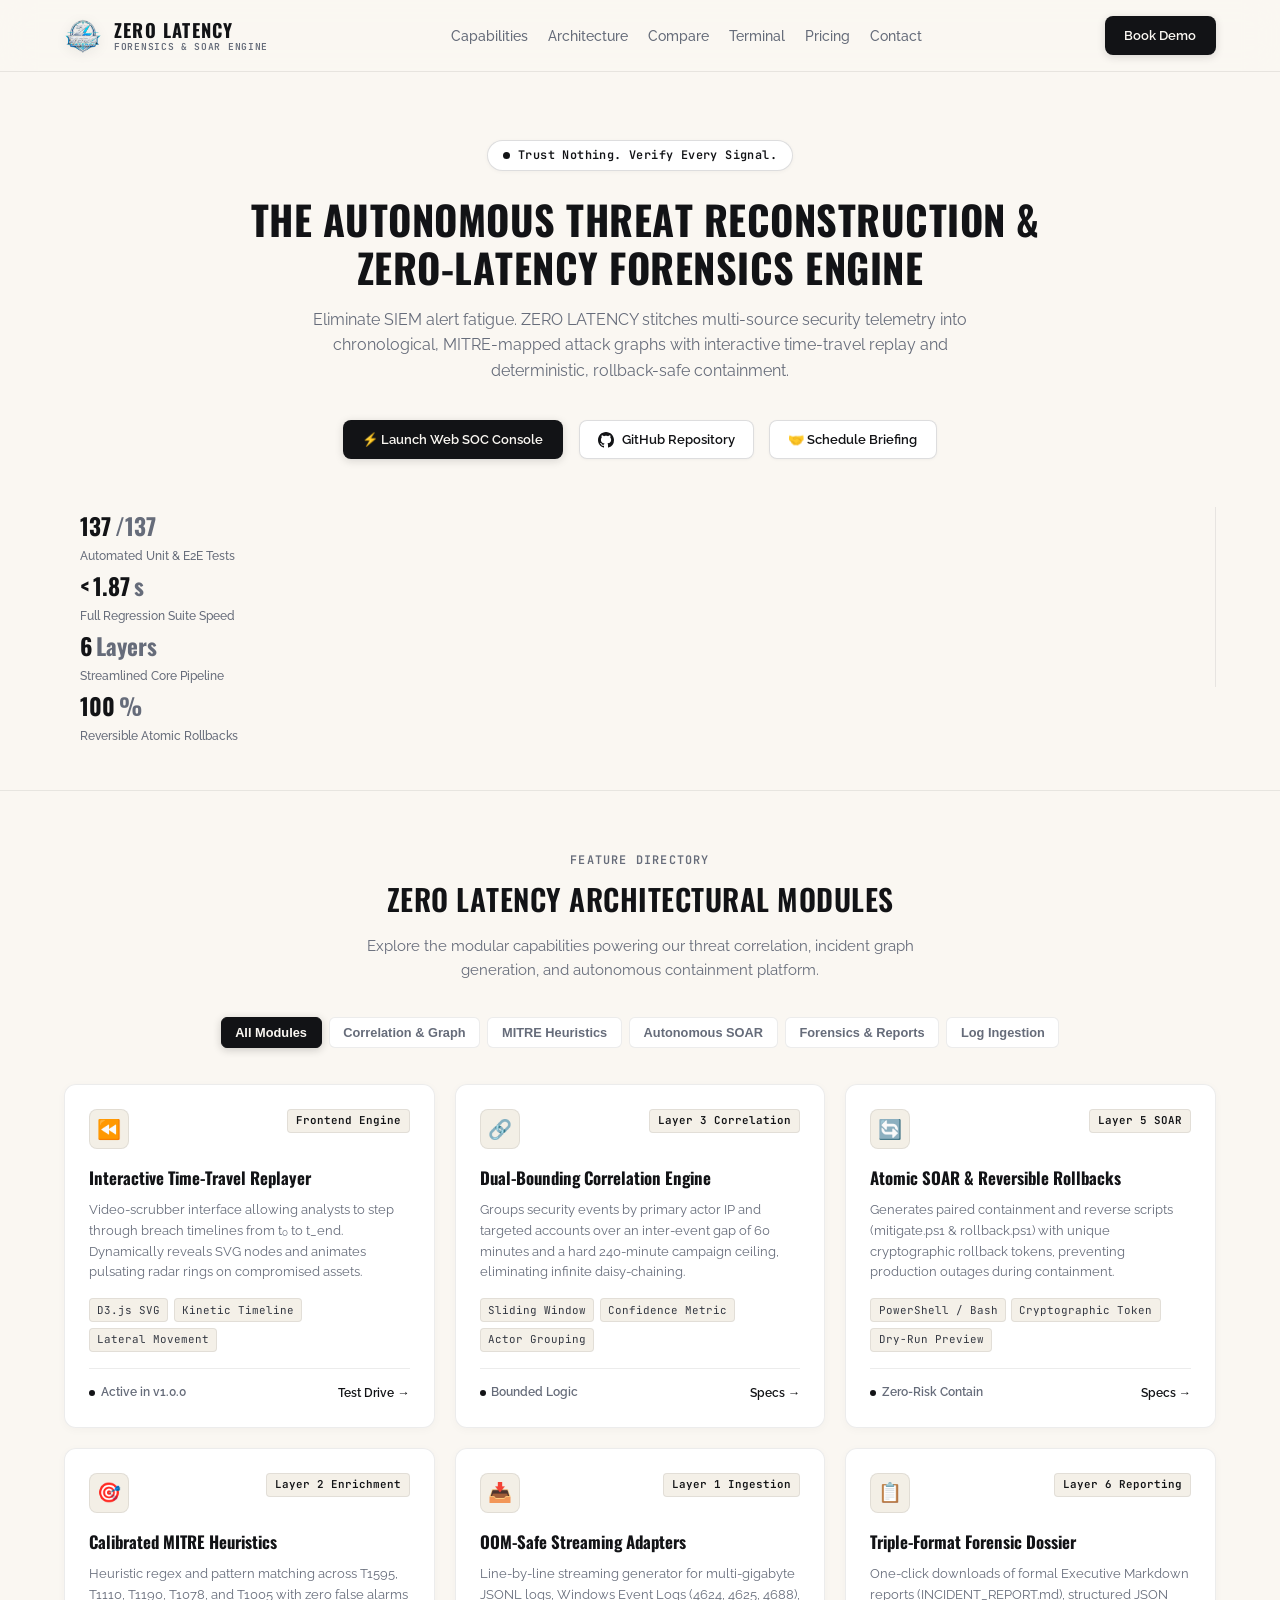
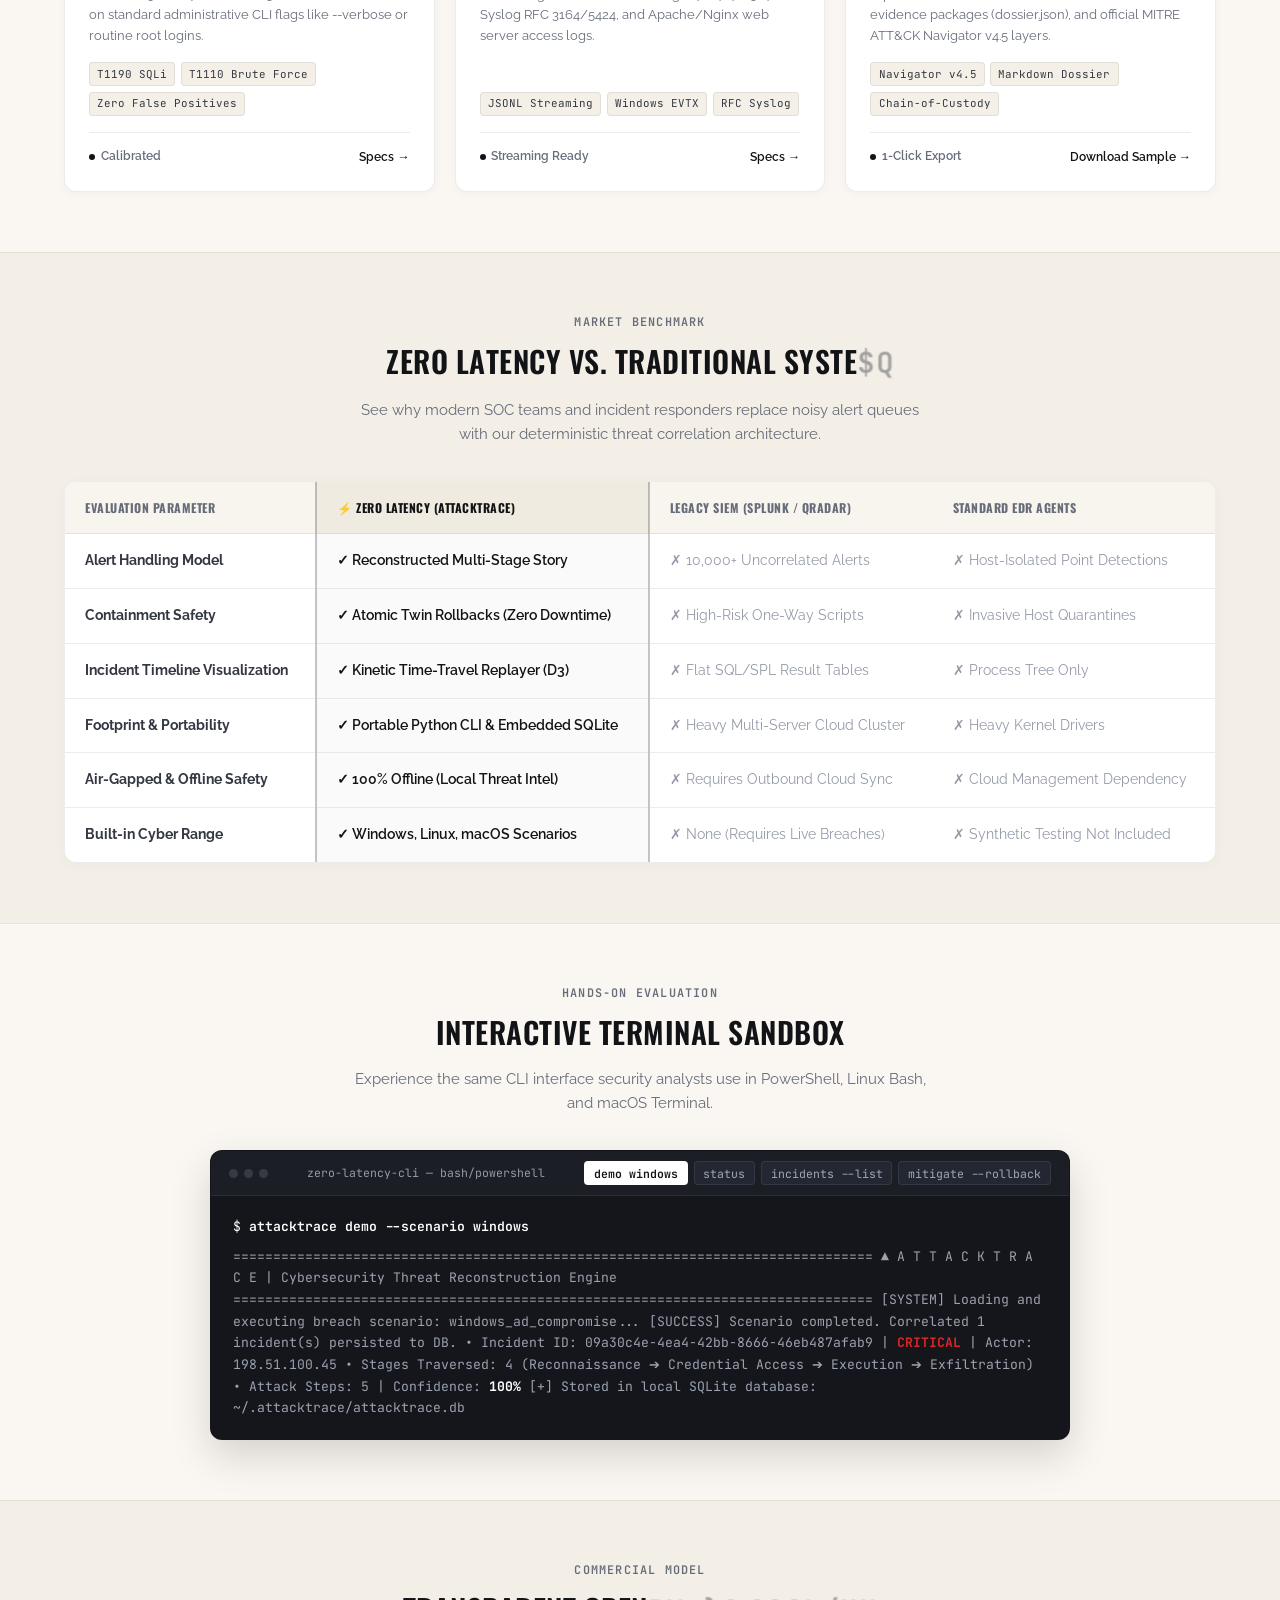
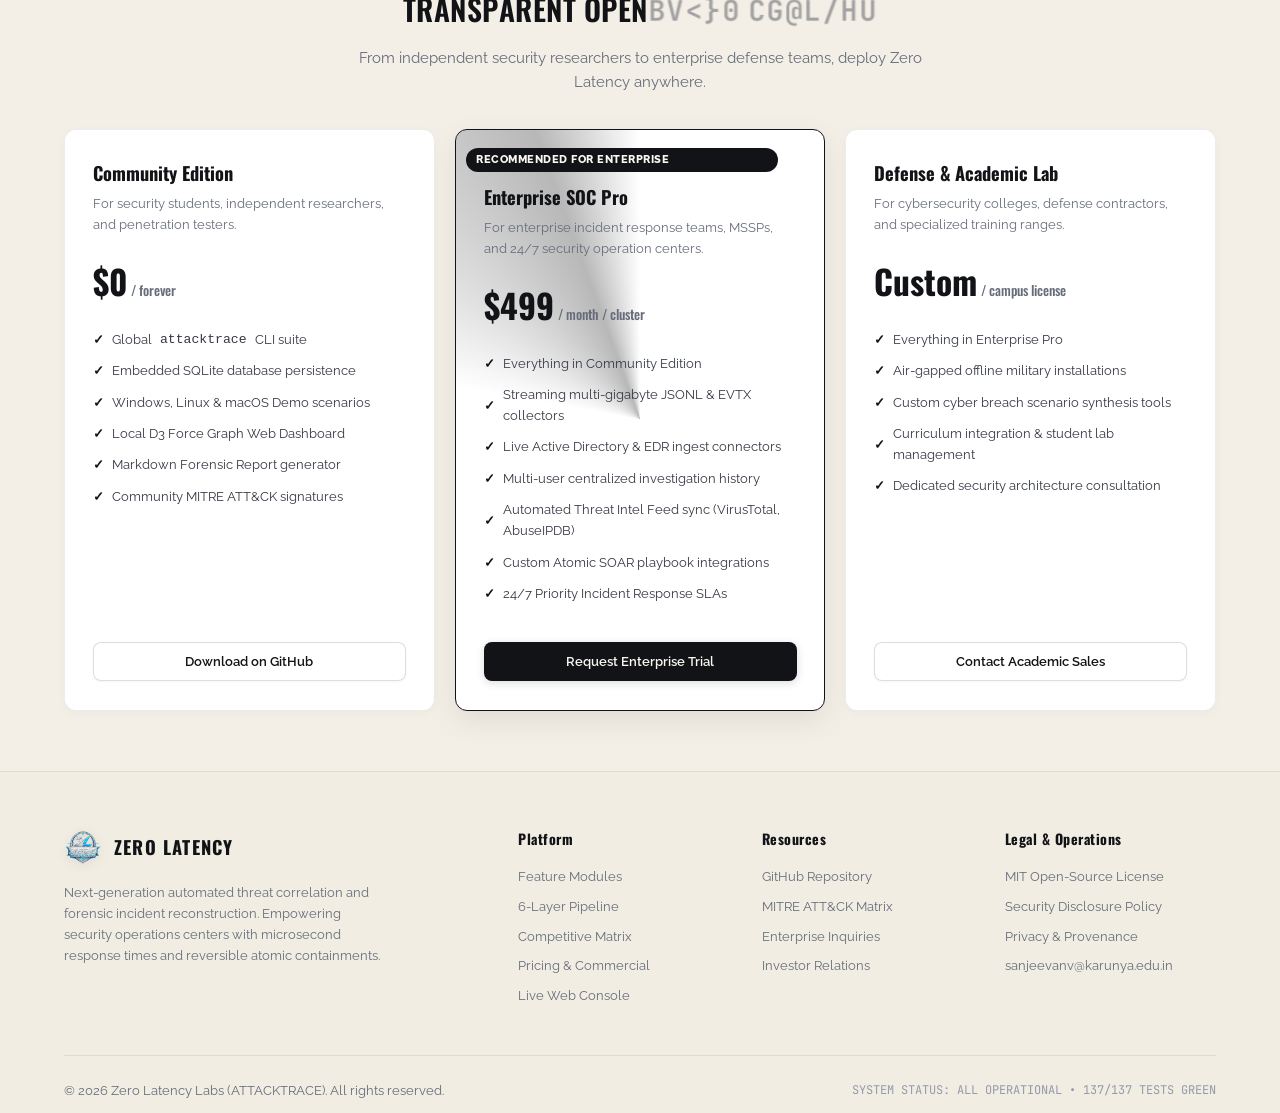
<file: index.html>
<!DOCTYPE html>
<html lang="en">
<head>
  <meta charset="UTF-8">
  <meta name="viewport" content="width=device-width, initial-scale=1.0">
  <title>ZERO LATENCY — Threat Reconstruction & Autonomous Forensics</title>
  <meta name="description" content="Zero Latency provides high-fidelity threat correlation, attack graph reconstruction, and atomic SOAR containment for modern SOCs.">
  
  <!-- Google Fonts: Oswald (Headings) & Raleway (Body Wordings) & JetBrains Mono -->
  <link rel="preconnect" href="https://fonts.googleapis.com">
  <link rel="preconnect" href="https://fonts.gstatic.com" crossorigin>
  <link href="https://fonts.googleapis.com/css2?family=JetBrains+Mono:wght@400;500;600&family=Oswald:wght@500;600;700&family=Raleway:wght@300;400;500;600;700;800&display=swap" rel="stylesheet">
  
  <link rel="stylesheet" href="style.css">
  <link rel="icon" type="image/png" href="assets/logo.png">
</head>
<body>

  <!-- ========================================================================
       TOP NAVIGATION BAR (CybersecTools Framework)
       ======================================================================== -->
  <header class="navbar">
    <div class="container nav-container">
      <a href="index.html" class="nav-brand">
        <img src="assets/logo.png" alt="Zero Latency Logo" class="brand-logo-img">
        <div class="brand-text-wrap">
          <span class="brand-title">Zero Latency</span>
          <span class="brand-subtitle">Forensics & SOAR Engine</span>
        </div>
      </a>

      <nav>
        <ul class="nav-links">
          <li><a href="#capabilities" class="nav-link">Capabilities</a></li>
          <li><a href="#architecture" class="nav-link">Architecture</a></li>
          <li><a href="#compare" class="nav-link">Compare</a></li>
          <li><a href="#sandbox" class="nav-link">Terminal</a></li>
          <li><a href="#pricing" class="nav-link">Pricing</a></li>
          <li><a href="contact.html" class="nav-link">Contact</a></li>
        </ul>
      </nav>

      <div class="nav-actions">
        <a href="contact.html" class="btn btn-primary">Book Demo</a>
      </div>

      <button class="mobile-toggle" id="mobile-toggle" aria-label="Toggle Navigation">☰</button>
    </div>
  </header>

  <!-- ========================================================================
       HERO SECTION (CybersecTools Style)
       ======================================================================== -->
  <section class="hero">
    <div class="container">
      <div class="hero-badge-wrap tech-decrypt">
        <span class="pulse-dot"></span>
        <span class="hero-badge-text">Trust Nothing. Verify Every Signal.</span>
      </div>

      <h1 class="hero-title tech-decrypt">
        The Autonomous Threat Reconstruction &<br>
        <span class="gradient-text">Zero-Latency Forensics Engine</span>
      </h1>

      <p class="hero-lead">
        Eliminate SIEM alert fatigue. ZERO LATENCY stitches multi-source security telemetry 
        into chronological, MITRE-mapped attack graphs with interactive time-travel replay and deterministic, rollback-safe containment.
      </p>

      <div class="hero-ctas">
        <a href="http://127.0.0.1:8000/dashboard" target="_blank" class="btn btn-primary">
          ⚡ Launch Web SOC Console
        </a>
        <a href="https://github.com/sanjeevandev/attacktrace" target="_blank" class="btn btn-secondary">
          <svg width="16" height="16" fill="currentColor" viewBox="0 0 24 24"><path d="M12 0C5.37 0 0 5.37 0 12c0 5.31 3.435 9.795 8.205 11.385.6.105.825-.255.825-.57 0-.285-.015-1.23-.015-2.235-3.015.555-3.795-.735-4.035-1.41-.135-.345-.72-1.41-1.23-1.695-.42-.225-1.02-.78-.015-.795.945-.015 1.62.87 1.845 1.23 1.08 1.815 2.805 1.305 3.495.99.105-.78.42-1.305.765-1.605-2.67-.3-5.46-1.335-5.46-5.925 0-1.305.465-2.385 1.23-3.225-.12-.3-.54-1.53.12-3.18 0 0 1.005-.315 3.3 1.23.96-.27 1.98-.405 3-.405s2.04.135 3 .405c2.295-1.56 3.3-1.23 3.3-1.23.66 1.65.24 2.88.12 3.18.765.84 1.23 1.905 1.23 3.225 0 4.605-2.805 5.625-5.475 5.925.435.375.81 1.095.81 2.22 0 1.605-.015 2.895-.015 3.3 0 .315.225.69.825.57A12.02 12.02 0 0024 12c0-6.63-5.37-12-12-12z"/></svg>
          GitHub Repository
        </a>
        <a href="contact.html" class="btn btn-secondary">
          🤝 Schedule Briefing
        </a>
      </div>

      <!-- Live Benchmarked Metric Bar -->
      <div class="metrics-grid">
        <div class="metric-item reveal-left">
          <div class="metric-value"><span class="counter" data-target="137">0</span><span class="accent">/137</span></div>
          <div class="metric-label">Automated Unit & E2E Tests</div>
        </div>
        <div class="metric-item reveal">
          <div class="metric-value">&lt; <span class="counter" data-target="1.87" data-decimals="2">0.00</span><span class="accent">s</span></div>
          <div class="metric-label">Full Regression Suite Speed</div>
        </div>
        <div class="metric-item reveal">
          <div class="metric-value"><span class="counter" data-target="6">0</span><span class="accent"> Layers</span></div>
          <div class="metric-label">Streamlined Core Pipeline</div>
        </div>
        <div class="metric-item reveal-right">
          <div class="metric-value"><span class="counter" data-target="100">0</span><span class="accent">%</span></div>
          <div class="metric-label">Reversible Atomic Rollbacks</div>
        </div>
      </div>
    </div>
  </section>

  <!-- ========================================================================
       CORE DIRECTORY & CAPABILITY CATALOG (CybersecTools Categorized Grid)
       ======================================================================== -->
  <section class="directory-section" id="capabilities">
    <div class="container">
      <div class="section-header">
        <span class="section-tag">Feature Directory</span>
        <h2 class="section-title tech-decrypt">Zero Latency Architectural Modules</h2>
        <p class="section-desc">Explore the modular capabilities powering our threat correlation, incident graph generation, and autonomous containment platform.</p>
      </div>

      <!-- Category Filter Tabs -->
      <div class="filter-tabs">
        <button class="filter-btn active" data-category="all">All Modules</button>
        <button class="filter-btn" data-category="correlation">Correlation & Graph</button>
        <button class="filter-btn" data-category="mitre">MITRE Heuristics</button>
        <button class="filter-btn" data-category="soar">Autonomous SOAR</button>
        <button class="filter-btn" data-category="forensics">Forensics & Reports</button>
        <button class="filter-btn" data-category="ingestion">Log Ingestion</button>
      </div>

      <!-- Tools Grid -->
      <div class="tools-grid" id="tools-grid">
        
        <!-- Module 1: Time Travel Replayer -->
        <div class="tool-card" data-category="correlation">
          <div class="card-top">
            <div class="card-icon-box">⏪</div>
            <span class="layer-tag">Frontend Engine</span>
          </div>
          <h3 class="card-title">Interactive Time-Travel Replayer</h3>
          <p class="card-desc">Video-scrubber interface allowing analysts to step through breach timelines from t₀ to t_end. Dynamically reveals SVG nodes and animates pulsating radar rings on compromised assets.</p>
          <div class="card-tags">
            <span class="chip">D3.js SVG</span>
            <span class="chip">Kinetic Timeline</span>
            <span class="chip">Lateral Movement</span>
          </div>
          <div class="card-footer">
            <span class="status-pill"><span class="status-dot"></span> Active in v1.0.0</span>
            <a href="http://127.0.0.1:8000/dashboard" class="card-arrow">Test Drive →</a>
          </div>
        </div>

        <!-- Module 2: Dual-Bounding Sliding Window -->
        <div class="tool-card" data-category="correlation">
          <div class="card-top">
            <div class="card-icon-box">🔗</div>
            <span class="layer-tag">Layer 3 Correlation</span>
          </div>
          <h3 class="card-title">Dual-Bounding Correlation Engine</h3>
          <p class="card-desc">Groups security events by primary actor IP and targeted accounts over an inter-event gap of 60 minutes and a hard 240-minute campaign ceiling, eliminating infinite daisy-chaining.</p>
          <div class="card-tags">
            <span class="chip">Sliding Window</span>
            <span class="chip">Confidence Metric</span>
            <span class="chip">Actor Grouping</span>
          </div>
          <div class="card-footer">
            <span class="status-pill"><span class="status-dot"></span> Bounded Logic</span>
            <a href="#architecture" class="card-arrow">Specs →</a>
          </div>
        </div>

        <!-- Module 3: Atomic SOAR Rollbacks -->
        <div class="tool-card" data-category="soar">
          <div class="card-top">
            <div class="card-icon-box">🔄</div>
            <span class="layer-tag">Layer 5 SOAR</span>
          </div>
          <h3 class="card-title">Atomic SOAR & Reversible Rollbacks</h3>
          <p class="card-desc">Generates paired containment and reverse scripts (mitigate.ps1 & rollback.ps1) with unique cryptographic rollback tokens, preventing production outages during containment.</p>
          <div class="card-tags">
            <span class="chip">PowerShell / Bash</span>
            <span class="chip">Cryptographic Token</span>
            <span class="chip">Dry-Run Preview</span>
          </div>
          <div class="card-footer">
            <span class="status-pill"><span class="status-dot"></span> Zero-Risk Contain</span>
            <a href="#architecture" class="card-arrow">Specs →</a>
          </div>
        </div>

        <!-- Module 4: MITRE ATT&CK Matrix Mapping -->
        <div class="tool-card" data-category="mitre">
          <div class="card-top">
            <div class="card-icon-box">🎯</div>
            <span class="layer-tag">Layer 2 Enrichment</span>
          </div>
          <h3 class="card-title">Calibrated MITRE Heuristics</h3>
          <p class="card-desc">Heuristic regex and pattern matching across T1595, T1110, T1190, T1078, and T1005 with zero false alarms on standard administrative CLI flags like --verbose or routine root logins.</p>
          <div class="card-tags">
            <span class="chip">T1190 SQLi</span>
            <span class="chip">T1110 Brute Force</span>
            <span class="chip">Zero False Positives</span>
          </div>
          <div class="card-footer">
            <span class="status-pill"><span class="status-dot"></span> Calibrated</span>
            <a href="#architecture" class="card-arrow">Specs →</a>
          </div>
        </div>

        <!-- Module 5: Multi-Format Streaming Ingestion -->
        <div class="tool-card" data-category="ingestion">
          <div class="card-top">
            <div class="card-icon-box">📥</div>
            <span class="layer-tag">Layer 1 Ingestion</span>
          </div>
          <h3 class="card-title">OOM-Safe Streaming Adapters</h3>
          <p class="card-desc">Line-by-line streaming generator for multi-gigabyte JSONL logs, Windows Event Logs (4624, 4625, 4688), Syslog RFC 3164/5424, and Apache/Nginx web server access logs.</p>
          <div class="card-tags">
            <span class="chip">JSONL Streaming</span>
            <span class="chip">Windows EVTX</span>
            <span class="chip">RFC Syslog</span>
          </div>
          <div class="card-footer">
            <span class="status-pill"><span class="status-dot"></span> Streaming Ready</span>
            <a href="#architecture" class="card-arrow">Specs →</a>
          </div>
        </div>

        <!-- Module 6: Triple Forensic Dossier -->
        <div class="tool-card" data-category="forensics">
          <div class="card-top">
            <div class="card-icon-box">📋</div>
            <span class="layer-tag">Layer 6 Reporting</span>
          </div>
          <h3 class="card-title">Triple-Format Forensic Dossier</h3>
          <p class="card-desc">One-click downloads of formal Executive Markdown reports (INCIDENT_REPORT.md), structured JSON evidence packages (dossier.json), and official MITRE ATT&CK Navigator v4.5 layers.</p>
          <div class="card-tags">
            <span class="chip">Navigator v4.5</span>
            <span class="chip">Markdown Dossier</span>
            <span class="chip">Chain-of-Custody</span>
          </div>
          <div class="card-footer">
            <span class="status-pill"><span class="status-dot"></span> 1-Click Export</span>
            <a href="contact.html" class="card-arrow">Download Sample →</a>
          </div>
        </div>

      </div>
    </div>
  </section>

  <!-- ========================================================================
       HEAD-TO-HEAD COMPARISON TABLE (CybersecTools Comparison Matrix)
       ======================================================================== -->
  <section class="compare-section" id="compare">
    <div class="container">
      <div class="section-header">
        <span class="section-tag">Market Benchmark</span>
        <h2 class="section-title tech-decrypt">Zero Latency vs. Traditional Systems</h2>
        <p class="section-desc">See why modern SOC teams and incident responders replace noisy alert queues with our deterministic threat correlation architecture.</p>
      </div>

      <div class="compare-table-wrap">
        <table class="compare-table">
          <thead>
            <tr>
              <th>Evaluation Parameter</th>
              <th class="highlight-col">⚡ ZERO LATENCY (ATTACKTRACE)</th>
              <th>Legacy SIEM (Splunk / QRadar)</th>
              <th>Standard EDR Agents</th>
            </tr>
          </thead>
          <tbody>
            <tr>
              <td><strong>Alert Handling Model</strong></td>
              <td class="highlight-col"><span class="badge-check">✓ Reconstructed Multi-Stage Story</span></td>
              <td><span class="badge-cross">✗ 10,000+ Uncorrelated Alerts</span></td>
              <td><span class="badge-cross">✗ Host-Isolated Point Detections</span></td>
            </tr>
            <tr>
              <td><strong>Containment Safety</strong></td>
              <td class="highlight-col"><span class="badge-check">✓ Atomic Twin Rollbacks (Zero Downtime)</span></td>
              <td><span class="badge-cross">✗ High-Risk One-Way Scripts</span></td>
              <td><span class="badge-cross">✗ Invasive Host Quarantines</span></td>
            </tr>
            <tr>
              <td><strong>Incident Timeline Visualization</strong></td>
              <td class="highlight-col"><span class="badge-check">✓ Kinetic Time-Travel Replayer (D3)</span></td>
              <td><span class="badge-cross">✗ Flat SQL/SPL Result Tables</span></td>
              <td><span class="badge-cross">✗ Process Tree Only</span></td>
            </tr>
            <tr>
              <td><strong>Footprint & Portability</strong></td>
              <td class="highlight-col"><span class="badge-check">✓ Portable Python CLI & Embedded SQLite</span></td>
              <td><span class="badge-cross">✗ Heavy Multi-Server Cloud Cluster</span></td>
              <td><span class="badge-cross">✗ Heavy Kernel Drivers</span></td>
            </tr>
            <tr>
              <td><strong>Air-Gapped & Offline Safety</strong></td>
              <td class="highlight-col"><span class="badge-check">✓ 100% Offline (Local Threat Intel)</span></td>
              <td><span class="badge-cross">✗ Requires Outbound Cloud Sync</span></td>
              <td><span class="badge-cross">✗ Cloud Management Dependency</span></td>
            </tr>
            <tr>
              <td><strong>Built-in Cyber Range</strong></td>
              <td class="highlight-col"><span class="badge-check">✓ Windows, Linux, macOS Scenarios</span></td>
              <td><span class="badge-cross">✗ None (Requires Live Breaches)</span></td>
              <td><span class="badge-cross">✗ Synthetic Testing Not Included</span></td>
            </tr>
          </tbody>
        </table>
      </div>
    </div>
  </section>

  <!-- ========================================================================
       INTERACTIVE TERMINAL SANDBOX
       ======================================================================== -->
  <section class="terminal-section" id="sandbox">
    <div class="container">
      <div class="section-header">
        <span class="section-tag">Hands-On Evaluation</span>
        <h2 class="section-title tech-decrypt">Interactive Terminal Sandbox</h2>
        <p class="section-desc">Experience the same CLI interface security analysts use in PowerShell, Linux Bash, and macOS Terminal.</p>
      </div>

      <div class="terminal-box">
        <div class="terminal-header">
          <div class="terminal-dots">
            <span class="dot red"></span>
            <span class="dot yellow"></span>
            <span class="dot green"></span>
          </div>
          <span class="terminal-title">zero-latency-cli — bash/powershell</span>
          <div class="terminal-tabs">
            <button class="term-tab active" data-cmd="demo">demo windows</button>
            <button class="term-tab" data-cmd="status">status</button>
            <button class="term-tab" data-cmd="incidents">incidents --list</button>
            <button class="term-tab" data-cmd="mitigate">mitigate --rollback</button>
          </div>
        </div>
        <div class="terminal-body" id="terminal-body">
          <span class="terminal-prompt">$ </span><span class="terminal-cmd">attacktrace demo --scenario windows</span>
          <div class="terminal-output">
================================================================================
  ▲  A T T A C K T R A C E   |   Cybersecurity Threat Reconstruction Engine
================================================================================
[SYSTEM] Loading and executing breach scenario: windows_ad_compromise...
[SUCCESS] Scenario completed. Correlated 1 incident(s) persisted to DB.

  • Incident ID: 09a30c4e-4ea4-42bb-8666-46eb487afab9 | <span class="text-critical">CRITICAL</span> | Actor: 198.51.100.45
  • Stages Traversed: 4 (Reconnaissance ➔ Credential Access ➔ Execution ➔ Exfiltration)
  • Attack Steps: 5 | Confidence: <span class="text-green">100%</span>
[+] Stored in local SQLite database: ~/.attacktrace/attacktrace.db
          </div>
        </div>
      </div>
    </div>
  </section>

  <!-- ========================================================================
       PRICING & BUSINESS MODEL (Microproject Criterion 5)
       ======================================================================== -->
  <section class="pricing-section" id="pricing">
    <div class="container">
      <div class="section-header">
        <span class="section-tag">Commercial Model</span>
        <h2 class="section-title tech-decrypt">Transparent Open-Core Pricing</h2>
        <p class="section-desc">From independent security researchers to enterprise defense teams, deploy Zero Latency anywhere.</p>
      </div>

      <div class="pricing-grid">
        <!-- Community Tier -->
        <div class="pricing-card">
          <h3 class="plan-name">Community Edition</h3>
          <p class="plan-desc">For security students, independent researchers, and penetration testers.</p>
          <div class="plan-price">$0 <span>/ forever</span></div>
          <ul class="plan-features">
            <li>Global <code>attacktrace</code> CLI suite</li>
            <li>Embedded SQLite database persistence</li>
            <li>Windows, Linux & macOS Demo scenarios</li>
            <li>Local D3 Force Graph Web Dashboard</li>
            <li>Markdown Forensic Report generator</li>
            <li>Community MITRE ATT&CK signatures</li>
          </ul>
          <a href="https://github.com/sanjeevandev/attacktrace" target="_blank" class="btn btn-secondary">Download on GitHub</a>
        </div>

        <!-- Enterprise SOC Tier -->
        <div class="pricing-card featured">
          <span class="featured-pill">RECOMMENDED FOR ENTERPRISE</span>
          <h3 class="plan-name">Enterprise SOC Pro</h3>
          <p class="plan-desc">For enterprise incident response teams, MSSPs, and 24/7 security operation centers.</p>
          <div class="plan-price">$499 <span>/ month / cluster</span></div>
          <ul class="plan-features">
            <li>Everything in Community Edition</li>
            <li>Streaming multi-gigabyte JSONL & EVTX collectors</li>
            <li>Live Active Directory & EDR ingest connectors</li>
            <li>Multi-user centralized investigation history</li>
            <li>Automated Threat Intel Feed sync (VirusTotal, AbuseIPDB)</li>
            <li>Custom Atomic SOAR playbook integrations</li>
            <li>24/7 Priority Incident Response SLAs</li>
          </ul>
          <a href="contact.html" class="btn btn-primary">Request Enterprise Trial</a>
        </div>

        <!-- Defense & Academic Tier -->
        <div class="pricing-card">
          <h3 class="plan-name">Defense & Academic Lab</h3>
          <p class="plan-desc">For cybersecurity colleges, defense contractors, and specialized training ranges.</p>
          <div class="plan-price">Custom <span>/ campus license</span></div>
          <ul class="plan-features">
            <li>Everything in Enterprise Pro</li>
            <li>Air-gapped offline military installations</li>
            <li>Custom cyber breach scenario synthesis tools</li>
            <li>Curriculum integration & student lab management</li>
            <li>Dedicated security architecture consultation</li>
          </ul>
          <a href="contact.html" class="btn btn-secondary">Contact Academic Sales</a>
        </div>
      </div>
    </div>
  </section>

  <!-- ========================================================================
       FOOTER
       ======================================================================== -->
  <footer class="footer">
    <div class="container">
      <div class="footer-top">
        <div class="footer-col">
          <a href="index.html" class="nav-brand" style="margin-bottom: 1rem;">
            <img src="assets/logo.png" alt="Zero Latency" class="brand-logo-img">
            <span class="brand-title">Zero Latency</span>
          </a>
          <p style="color: var(--text-muted); max-width: 320px; line-height: 1.6;">
            Next-generation automated threat correlation and forensic incident reconstruction. 
            Empowering security operations centers with microsecond response times and reversible atomic containments.
          </p>
        </div>

        <div class="footer-col">
          <h4>Platform</h4>
          <ul class="footer-links">
            <li><a href="#capabilities">Feature Modules</a></li>
            <li><a href="#architecture">6-Layer Pipeline</a></li>
            <li><a href="#compare">Competitive Matrix</a></li>
            <li><a href="#pricing">Pricing & Commercial</a></li>
            <li><a href="http://127.0.0.1:8000/dashboard" target="_blank">Live Web Console</a></li>
          </ul>
        </div>

        <div class="footer-col">
          <h4>Resources</h4>
          <ul class="footer-links">
            <li><a href="https://github.com/sanjeevandev/attacktrace" target="_blank">GitHub Repository</a></li>
            <li><a href="https://attack.mitre.org/" target="_blank">MITRE ATT&CK Matrix</a></li>
            <li><a href="contact.html">Enterprise Inquiries</a></li>
            <li><a href="contact.html">Investor Relations</a></li>
          </ul>
        </div>

        <div class="footer-col">
          <h4>Legal & Operations</h4>
          <ul class="footer-links">
            <li><a href="#">MIT Open-Source License</a></li>
            <li><a href="#">Security Disclosure Policy</a></li>
            <li><a href="#">Privacy & Provenance</a></li>
            <li><a href="mailto:sanjeevanv@karunya.edu.in">sanjeevanv@karunya.edu.in</a></li>
          </ul>
        </div>
      </div>

      <div class="footer-bottom">
        <div>© 2026 Zero Latency Labs (ATTACKTRACE). All rights reserved.</div>
        <div style="font-family: var(--font-mono); font-size: 0.75rem; color: var(--text-dim);">
          SYSTEM STATUS: ALL OPERATIONAL • 137/137 TESTS GREEN
        </div>
      </div>
    </div>
  </footer>

  <!-- ========================================================================
       COMMAND SEARCH MODAL (⌘K)
       ======================================================================== -->
  <div class="search-modal-backdrop" id="search-modal-backdrop">
    <div class="search-modal">
      <div class="search-modal-input-wrap">
        <svg width="18" height="18" fill="none" stroke="currentColor" stroke-width="2" viewBox="0 0 24 24"><path stroke-linecap="round" stroke-linejoin="round" d="M21 21l-6-6m2-5a7 7 0 11-14 0 7 7 0 0114 0z"/></svg>
        <input type="text" class="search-modal-input" id="search-modal-input" placeholder="Type a command or keyword (e.g. windows, rollback, sqli, d3)..." autofocus>
        <span class="kbd-badge">ESC</span>
      </div>
      <ul class="search-results-list" id="search-results-list">
        <!-- Injected via JavaScript -->
      </ul>
    </div>
  </div>

  <script src="app.js"></script>
</body>
</html>
</file>
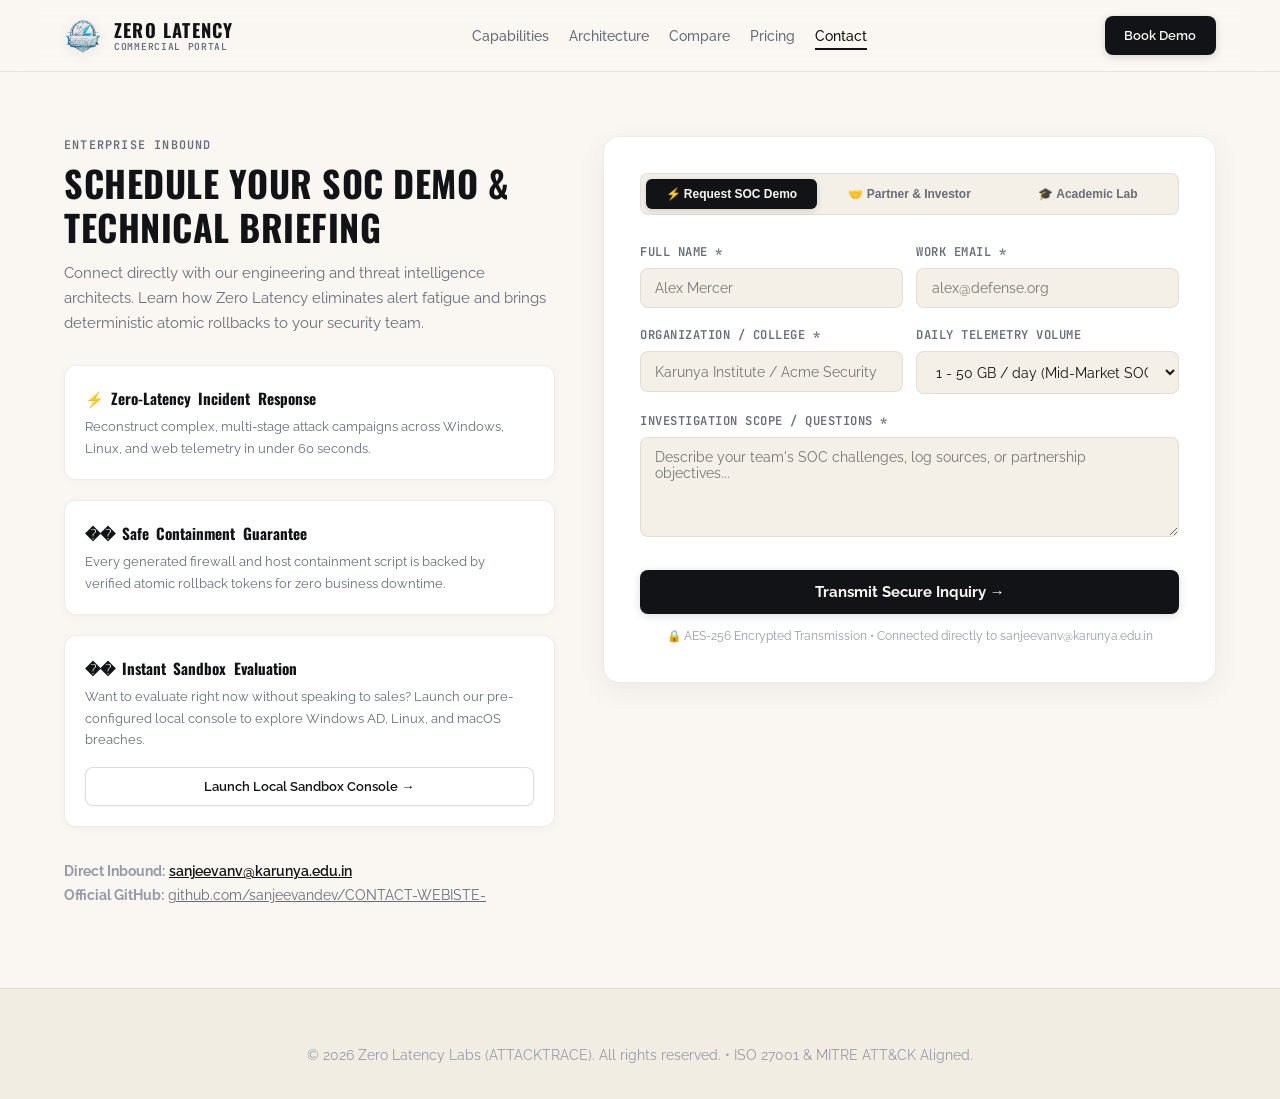
<file: contact.html>
<!DOCTYPE html>
<html lang="en">
<head>
  <meta charset="UTF-8">
  <meta name="viewport" content="width=device-width, initial-scale=1.0">
  <title>Enterprise Inquiry & Demo Booking — ZERO LATENCY</title>
  <meta name="description" content="Schedule an enterprise demo, discuss partnership opportunities, or explore research collaborations with Zero Latency.">
  
  <!-- Google Fonts: Oswald (Headings) & Raleway (Body Wordings) & JetBrains Mono -->
  <link rel="preconnect" href="https://fonts.googleapis.com">
  <link rel="preconnect" href="https://fonts.gstatic.com" crossorigin>
  <link href="https://fonts.googleapis.com/css2?family=JetBrains+Mono:wght@400;500;600&family=Oswald:wght@500;600;700&family=Raleway:wght@300;400;500;600;700;800&display=swap" rel="stylesheet">
  
  <link rel="stylesheet" href="style.css">
  <link rel="icon" type="image/png" href="assets/logo.png">
</head>
<body>

  <!-- ========================================================================
       TOP NAVIGATION BAR
       ======================================================================== -->
  <header class="navbar">
    <div class="container nav-container">
      <a href="index.html" class="nav-brand">
        <img src="assets/logo.png" alt="Zero Latency Logo" class="brand-logo-img">
        <div class="brand-text-wrap">
          <span class="brand-title">Zero Latency</span>
          <span class="brand-subtitle">Commercial Portal</span>
        </div>
      </a>

      <nav>
        <ul class="nav-links">
          <li><a href="index.html#capabilities" class="nav-link">Capabilities</a></li>
          <li><a href="index.html#architecture" class="nav-link">Architecture</a></li>
          <li><a href="index.html#compare" class="nav-link">Compare</a></li>
          <li><a href="index.html#pricing" class="nav-link">Pricing</a></li>
          <li><a href="contact.html" class="nav-link active">Contact</a></li>
        </ul>
      </nav>

      <div class="nav-actions">
        <a href="contact.html" class="btn btn-primary">Book Demo</a>
      </div>
    </div>
  </header>

  <!-- ========================================================================
       CONTACT & DEMO BOOKING PORTAL
       ======================================================================== -->
  <main class="container">
    <div class="contact-layout">
      
      <!-- Left Column: Value, Proof & Trust -->
      <div class="contact-info-col">
        <span class="section-tag">Enterprise Inbound</span>
        <h1 class="tech-decrypt">Schedule Your SOC Demo & Technical Briefing</h1>
        <p>
          Connect directly with our engineering and threat intelligence architects. 
          Learn how Zero Latency eliminates alert fatigue and brings deterministic atomic rollbacks to your security team.
        </p>

        <div class="trust-card">
          <h4>⚡ Zero-Latency Incident Response</h4>
          <p>Reconstruct complex, multi-stage attack campaigns across Windows, Linux, and web telemetry in under 60 seconds.</p>
        </div>

        <div class="trust-card">
          <h4>🔄 Safe Containment Guarantee</h4>
          <p>Every generated firewall and host containment script is backed by verified atomic rollback tokens for zero business downtime.</p>
        </div>

        <div class="trust-card">
          <h4>🧪 Instant Sandbox Evaluation</h4>
          <p>Want to evaluate right now without speaking to sales? Launch our pre-configured local console to explore Windows AD, Linux, and macOS breaches.</p>
          <a href="http://127.0.0.1:8000/dashboard" target="_blank" class="btn btn-secondary" style="margin-top: 1rem; width: 100%;">
            Launch Local Sandbox Console →
          </a>
        </div>

        <div style="margin-top: 2rem; font-size: 0.85rem; color: var(--text-dim); line-height: 1.8;">
          <strong>Direct Inbound:</strong> <a href="mailto:sanjeevanv@karunya.edu.in" style="color: var(--text-primary); font-weight: 600; text-decoration: underline;">sanjeevanv@karunya.edu.in</a><br>
          <strong>Official GitHub:</strong> <a href="https://github.com/sanjeevandev/CONTACT-WEBISTE-" target="_blank" style="color: var(--text-muted);">github.com/sanjeevandev/CONTACT-WEBISTE-</a>
        </div>
      </div>

      <!-- Right Column: Interactive Intake Form -->
      <div class="form-card">
        
        <!-- Tab Selector -->
        <div class="inquiry-tabs" id="inquiry-tabs">
          <button class="inquiry-tab active" data-type="SOC Demo">⚡ Request SOC Demo</button>
          <button class="inquiry-tab" data-type="Partnership / Investor">🤝 Partner & Investor</button>
          <button class="inquiry-tab" data-type="Academic / Lab">🎓 Academic Lab</button>
        </div>

        <!-- The Live Form with Direct Email Connection -->
        <form id="contact-form" name="contact" method="POST" data-netlify="true" action="https://formsubmit.co/sanjeevanv@karunya.edu.in">
          <input type="hidden" name="form-name" value="contact">
          <input type="hidden" name="_subject" value="New Zero Latency SOC Inquiry">
          <input type="hidden" name="_captcha" value="false">
          <input type="hidden" id="inquiry-type" name="inquiry_type" value="SOC Demo">

          <div class="form-row">
            <div class="form-group">
              <label for="full-name">Full Name *</label>
              <input type="text" id="full-name" name="name" class="form-control" placeholder="Alex Mercer" required>
            </div>
            <div class="form-group">
              <label for="work-email">Work Email *</label>
              <input type="email" id="work-email" name="email" class="form-control" placeholder="alex@defense.org" required>
            </div>
          </div>

          <div class="form-row">
            <div class="form-group">
              <label for="organization">Organization / College *</label>
              <input type="text" id="organization" name="organization" class="form-control" placeholder="Karunya Institute / Acme Security" required>
            </div>
            <div class="form-group">
              <label for="log-volume">Daily Telemetry Volume</label>
              <select id="log-volume" name="telemetry_volume" class="form-control">
                <option value="< 1 GB/day">&lt; 1 GB / day (Small Lab)</option>
                <option value="1 - 50 GB/day" selected>1 - 50 GB / day (Mid-Market SOC)</option>
                <option value="50 - 500 GB/day">50 - 500 GB / day (Enterprise)</option>
                <option value="500+ GB/day">500+ GB / day (MSSP / Cloud Cluster)</option>
              </select>
            </div>
          </div>

          <div class="form-group">
            <label for="message">Investigation Scope / Questions *</label>
            <textarea id="message" name="message" class="form-control" placeholder="Describe your team's SOC challenges, log sources, or partnership objectives..." required></textarea>
          </div>

          <button type="submit" class="btn btn-primary submit-btn" id="submit-btn">
            Transmit Secure Inquiry →
          </button>
          <div style="font-size: 0.72rem; color: var(--text-dim); text-align: center; margin-top: 0.85rem;">
            🔒 AES-256 Encrypted Transmission • Connected directly to sanjeevanv@karunya.edu.in
          </div>
        </form>

        <!-- Success Confirmation Panel -->
        <div class="success-panel" id="success-panel">
          <div class="success-badge">✓</div>
          <h2 style="font-family: var(--font-heading); color: var(--text-primary); margin-bottom: 0.5rem;">Inquiry Dispatched Successfully</h2>
          <p style="color: var(--text-muted); font-size: 0.9rem;">
            Your request has been routed directly to <strong style="color: var(--text-primary);">sanjeevanv@karunya.edu.in</strong>. A confirmation copy and ticket ID have been created.
          </p>

          <div class="ticket-display">
            <span id="ticket-id-display">INQ-7A2F8B9C</span>
            <button class="copy-btn" id="copy-ticket-btn">Copy ID</button>
          </div>

          <div style="display: flex; gap: 1rem; justify-content: center; margin-top: 1.5rem; flex-wrap: wrap;">
            <a href="index.html" class="btn btn-secondary">← Back to Overview</a>
            <a id="email-client-btn" href="mailto:sanjeevanv@karunya.edu.in" class="btn btn-primary">Open in Email App</a>
          </div>
        </div>

      </div>

    </div>
  </main>

  <footer class="footer">
    <div class="container" style="text-align: center;">
      <p style="color: var(--text-dim); font-size: 0.85rem;">
        © 2026 Zero Latency Labs (ATTACKTRACE). All rights reserved. • ISO 27001 & MITRE ATT&CK Aligned.
      </p>
    </div>
  </footer>

  <script src="app.js"></script>
</body>
</html>
</file>
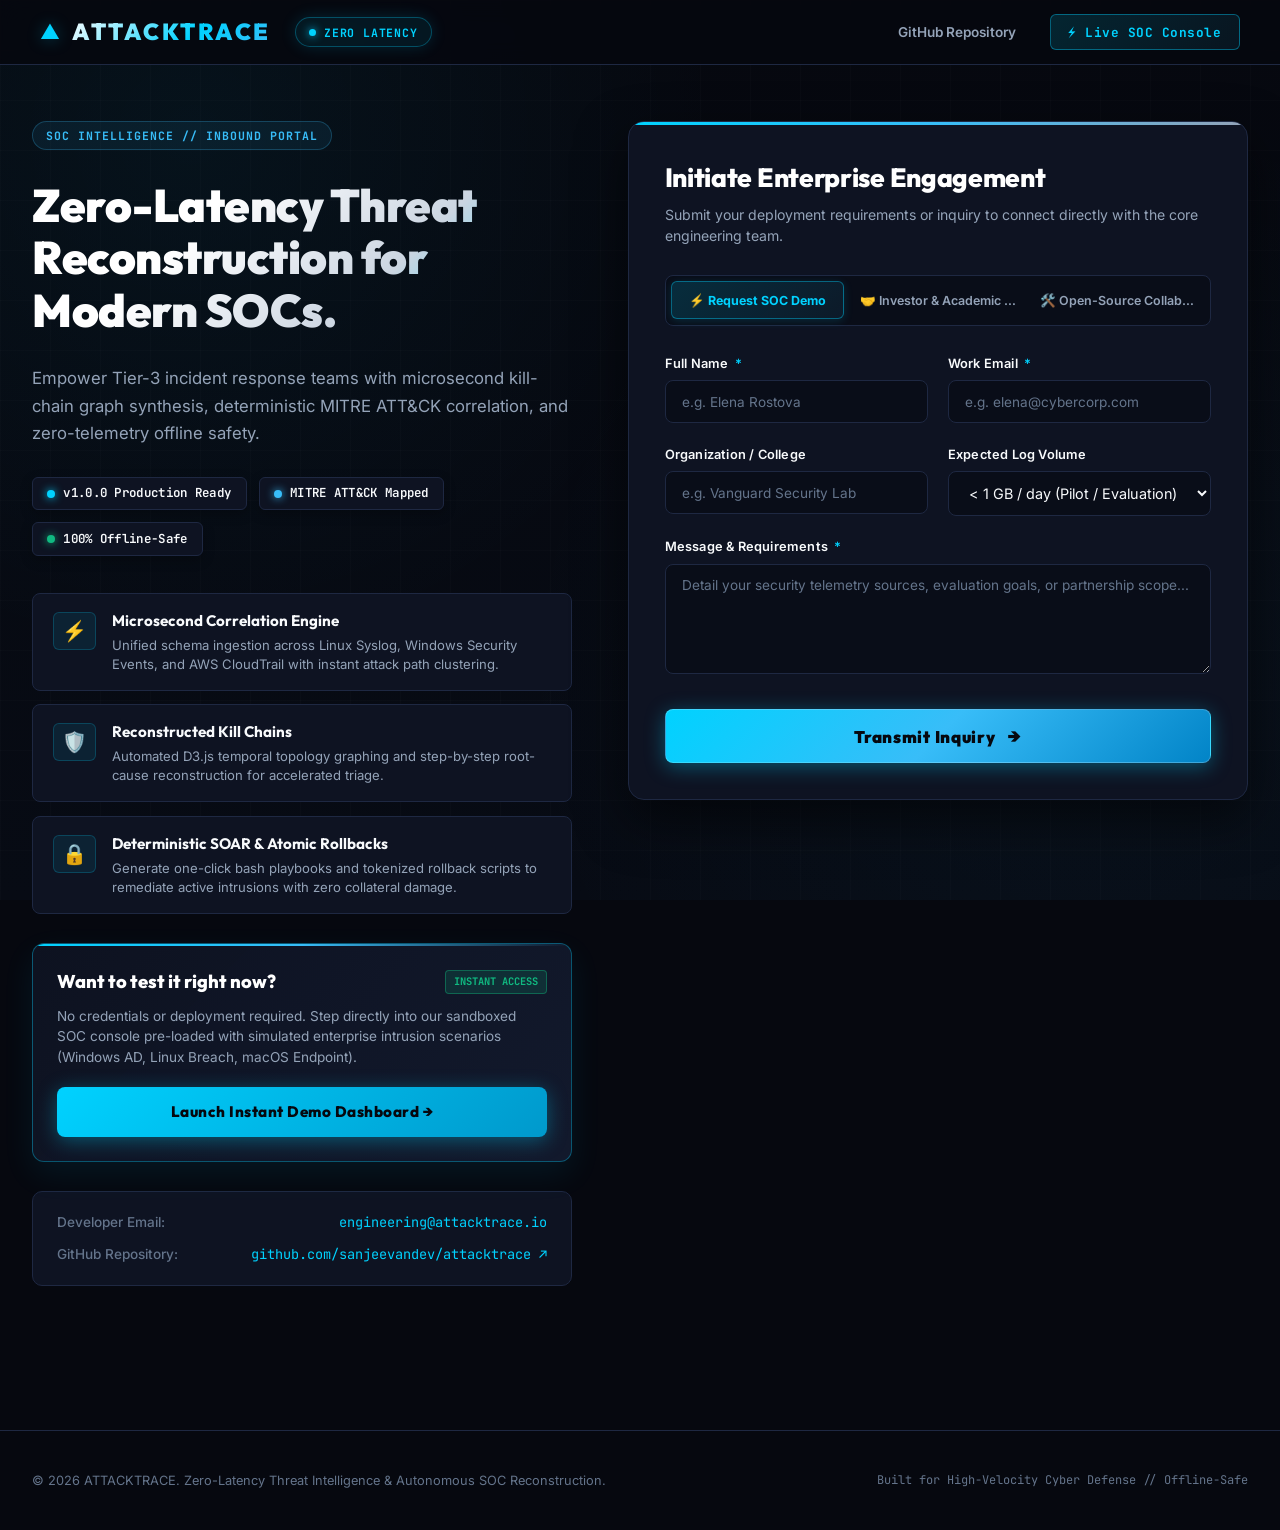
<file: templates/contact.html>
<!DOCTYPE html>
<html lang="en">
<head>
    <meta charset="UTF-8">
    <meta name="viewport" content="width=device-width, initial-scale=1.0">
    <title>ATTACKTRACE // Zero-Latency Commercial Portal & Enterprise Demo</title>
    <link rel="preconnect" href="https://fonts.googleapis.com">
    <link rel="preconnect" href="https://fonts.gstatic.com" crossorigin>
    <link href="https://fonts.googleapis.com/css2?family=Inter:wght@300;400;500;600;700;800&family=JetBrains+Mono:wght@400;500;600;700&family=Outfit:wght@500;600;700;800;900&display=swap" rel="stylesheet">
    <style>
        :root {
            --bg-obsidian: #06080f;
            --bg-card: #0e1322;
            --bg-card-hover: #131a30;
            --bg-card-subtle: #090d18;
            --border-color: #1e2842;
            --border-highlight: rgba(0, 210, 255, 0.35);
            --border-chrome: rgba(203, 213, 225, 0.2);
            --text-primary: #f8fafc;
            --text-secondary: #94a3b8;
            --text-muted: #64748b;
            
            --color-cyan: #00d2ff;
            --color-cyan-glow: rgba(0, 210, 255, 0.3);
            --color-ice-blue: #38bdf8;
            --color-ice-glow: rgba(56, 189, 248, 0.25);
            --color-chrome: #cbd5e1;
            --color-chrome-light: #ffffff;
            
            --color-success: #10b981;
            --color-success-glow: rgba(16, 185, 129, 0.25);
            --color-warning: #f59e0b;
            --color-danger: #ef4444;
        }

        * {
            box-sizing: border-box;
            margin: 0;
            padding: 0;
        }

        body {
            background-color: var(--bg-obsidian);
            color: var(--text-primary);
            font-family: 'Inter', -apple-system, BlinkMacSystemFont, sans-serif;
            min-height: 100vh;
            line-height: 1.5;
            background-image: 
                radial-gradient(circle at 15% 15%, rgba(0, 210, 255, 0.05) 0%, transparent 40%),
                radial-gradient(circle at 85% 75%, rgba(56, 189, 248, 0.04) 0%, transparent 45%),
                linear-gradient(to bottom, #06080f, #070b14 100%);
            background-attachment: fixed;
            overflow-x: hidden;
        }

        /* Ambient scanline & grid effects */
        .ambient-grid {
            position: fixed;
            top: 0;
            left: 0;
            width: 100vw;
            height: 100vh;
            background-size: 50px 50px;
            background-image: 
                linear-gradient(to right, rgba(255, 255, 255, 0.015) 1px, transparent 1px),
                linear-gradient(to bottom, rgba(255, 255, 255, 0.015) 1px, transparent 1px);
            pointer-events: none;
            z-index: 0;
        }

        /* Top Navigation Header */
        header {
            position: sticky;
            top: 0;
            z-index: 100;
            background: rgba(6, 8, 15, 0.85);
            backdrop-filter: blur(12px);
            -webkit-backdrop-filter: blur(12px);
            border-bottom: 1px solid var(--border-color);
            padding: 0.9rem 2.5rem;
            display: flex;
            justify-content: space-between;
            align-items: center;
        }

        .header-left {
            display: flex;
            align-items: center;
            gap: 1.5rem;
        }

        .logo-wrap {
            display: flex;
            align-items: center;
            gap: 0.75rem;
            text-decoration: none;
        }

        .header-logo {
            font-family: 'Outfit', sans-serif;
            font-size: 1.45rem;
            font-weight: 900;
            letter-spacing: 2.5px;
            background: linear-gradient(135deg, #ffffff 0%, var(--color-cyan) 60%, var(--color-ice-blue) 100%);
            -webkit-background-clip: text;
            -webkit-text-fill-color: transparent;
            display: flex;
            align-items: center;
            gap: 8px;
        }

        .logo-icon {
            font-size: 1.25rem;
            color: var(--color-cyan);
            filter: drop-shadow(0 0 8px var(--color-cyan-glow));
        }

        /* Zero Latency Badge */
        .zero-latency-badge {
            font-family: 'JetBrains Mono', monospace;
            font-size: 0.72rem;
            font-weight: 700;
            letter-spacing: 0.8px;
            padding: 0.35rem 0.85rem;
            border-radius: 99px;
            background: rgba(0, 210, 255, 0.08);
            border: 1px solid rgba(0, 210, 255, 0.3);
            color: var(--color-cyan);
            display: inline-flex;
            align-items: center;
            gap: 8px;
            box-shadow: 0 0 16px rgba(0, 210, 255, 0.15);
            text-transform: uppercase;
        }

        .pulse-dot {
            width: 7px;
            height: 7px;
            border-radius: 50%;
            background-color: var(--color-cyan);
            box-shadow: 0 0 8px var(--color-cyan);
            animation: pulse-animation 2s infinite ease-in-out;
        }

        @keyframes pulse-animation {
            0%, 100% { opacity: 1; transform: scale(1); }
            50% { opacity: 0.4; transform: scale(0.85); }
        }

        .header-right {
            display: flex;
            align-items: center;
            gap: 1.2rem;
        }

        .nav-link {
            font-family: 'Inter', sans-serif;
            font-size: 0.85rem;
            font-weight: 600;
            color: var(--text-secondary);
            text-decoration: none;
            padding: 0.45rem 0.9rem;
            border-radius: 6px;
            transition: all 0.2s ease;
            display: inline-flex;
            align-items: center;
            gap: 6px;
        }

        .nav-link:hover {
            color: var(--color-cyan);
            background: rgba(0, 210, 255, 0.06);
        }

        .btn-nav-demo {
            font-family: 'JetBrains Mono', monospace;
            font-size: 0.8rem;
            font-weight: 700;
            letter-spacing: 0.5px;
            padding: 0.45rem 1.1rem;
            border-radius: 6px;
            background: linear-gradient(135deg, rgba(0, 210, 255, 0.15), rgba(56, 189, 248, 0.08));
            border: 1px solid rgba(0, 210, 255, 0.4);
            color: var(--color-cyan);
            text-decoration: none;
            display: inline-flex;
            align-items: center;
            gap: 8px;
            transition: all 0.2s ease;
        }

        .btn-nav-demo:hover {
            background: linear-gradient(135deg, rgba(0, 210, 255, 0.25), rgba(56, 189, 248, 0.15));
            border-color: var(--color-cyan);
            box-shadow: 0 0 16px rgba(0, 210, 255, 0.3);
            transform: translateY(-1px);
            color: #fff;
        }

        /* Main Container */
        .page-container {
            position: relative;
            z-index: 10;
            max-width: 1280px;
            margin: 0 auto;
            padding: 3.5rem 2rem 5rem 2rem;
        }

        .portal-grid {
            display: grid;
            grid-template-columns: 1fr 1.15fr;
            gap: 3.5rem;
            align-items: start;
        }

        @media (max-width: 1024px) {
            .portal-grid {
                grid-template-columns: 1fr;
                gap: 2.5rem;
            }
            header {
                padding: 0.9rem 1.2rem;
            }
        }

        /* Left Column: Value & Proof */
        .value-col {
            display: flex;
            flex-direction: column;
            gap: 1.8rem;
        }

        .pre-title-pill {
            display: inline-flex;
            align-items: center;
            gap: 8px;
            font-family: 'JetBrains Mono', monospace;
            font-size: 0.72rem;
            font-weight: 700;
            letter-spacing: 1px;
            color: var(--color-ice-blue);
            background: rgba(56, 189, 248, 0.08);
            border: 1px solid rgba(56, 189, 248, 0.25);
            padding: 0.3rem 0.8rem;
            border-radius: 99px;
            width: fit-content;
            text-transform: uppercase;
        }

        .hero-title {
            font-family: 'Outfit', sans-serif;
            font-size: 2.85rem;
            font-weight: 900;
            line-height: 1.15;
            letter-spacing: -0.5px;
            background: linear-gradient(135deg, #ffffff 30%, var(--color-chrome) 65%, var(--color-cyan) 100%);
            -webkit-background-clip: text;
            -webkit-text-fill-color: transparent;
        }

        .hero-description {
            font-size: 1.05rem;
            color: var(--text-secondary);
            line-height: 1.65;
            font-weight: 400;
        }

        /* Badges Row */
        .badges-row {
            display: flex;
            flex-wrap: wrap;
            gap: 0.75rem;
        }

        .proof-badge {
            font-family: 'JetBrains Mono', monospace;
            font-size: 0.78rem;
            font-weight: 600;
            letter-spacing: 0.3px;
            padding: 0.4rem 0.9rem;
            border-radius: 6px;
            background: var(--bg-card);
            border: 1px solid var(--border-color);
            color: var(--text-primary);
            display: inline-flex;
            align-items: center;
            gap: 8px;
            box-shadow: 0 4px 12px rgba(0, 0, 0, 0.25);
            transition: all 0.2s ease;
        }

        .proof-badge:hover {
            border-color: var(--color-cyan);
            transform: translateY(-1px);
        }

        .badge-dot {
            width: 8px;
            height: 8px;
            border-radius: 50%;
        }

        .badge-dot.cyan { background-color: var(--color-cyan); box-shadow: 0 0 8px var(--color-cyan); }
        .badge-dot.ice { background-color: var(--color-ice-blue); box-shadow: 0 0 8px var(--color-ice-blue); }
        .badge-dot.green { background-color: var(--color-success); box-shadow: 0 0 8px var(--color-success); }

        /* Capability Feature Cards */
        .capabilities-list {
            display: flex;
            flex-direction: column;
            gap: 0.85rem;
            margin-top: 0.5rem;
        }

        .capability-card {
            background: var(--bg-card);
            border: 1px solid var(--border-color);
            border-radius: 8px;
            padding: 1rem 1.25rem;
            display: flex;
            align-items: flex-start;
            gap: 1rem;
            transition: all 0.25s ease;
        }

        .capability-card:hover {
            border-color: rgba(0, 210, 255, 0.3);
            background: var(--bg-card-hover);
            transform: translateX(4px);
        }

        .cap-icon {
            font-size: 1.25rem;
            line-height: 1;
            margin-top: 2px;
            padding: 0.5rem;
            border-radius: 6px;
            background: rgba(0, 210, 255, 0.08);
            border: 1px solid rgba(0, 210, 255, 0.2);
            color: var(--color-cyan);
        }

        .cap-title {
            font-family: 'Outfit', sans-serif;
            font-size: 0.95rem;
            font-weight: 700;
            color: var(--text-primary);
            margin-bottom: 0.2rem;
        }

        .cap-desc {
            font-size: 0.82rem;
            color: var(--text-secondary);
            line-height: 1.45;
        }

        /* Direct CTA Card */
        .cta-instant-card {
            background: linear-gradient(135deg, rgba(14, 19, 34, 0.95) 0%, rgba(20, 28, 48, 0.9) 100%);
            border: 1px solid rgba(0, 210, 255, 0.35);
            border-radius: 12px;
            padding: 1.5rem;
            box-shadow: 0 12px 32px rgba(0, 210, 255, 0.08);
            position: relative;
            overflow: hidden;
        }

        .cta-instant-card::before {
            content: '';
            position: absolute;
            top: 0;
            left: 0;
            width: 100%;
            height: 2px;
            background: linear-gradient(90deg, var(--color-cyan), var(--color-ice-blue), transparent);
        }

        .cta-card-header {
            display: flex;
            align-items: center;
            justify-content: space-between;
            margin-bottom: 0.65rem;
        }

        .cta-card-title {
            font-family: 'Outfit', sans-serif;
            font-size: 1.15rem;
            font-weight: 800;
            color: #ffffff;
            display: flex;
            align-items: center;
            gap: 8px;
        }

        .live-tag {
            font-family: 'JetBrains Mono', monospace;
            font-size: 0.65rem;
            font-weight: 700;
            padding: 0.2rem 0.5rem;
            border-radius: 4px;
            background: rgba(16, 185, 129, 0.15);
            border: 1px solid rgba(16, 185, 129, 0.4);
            color: var(--color-success);
        }

        .cta-card-body {
            font-size: 0.85rem;
            color: var(--text-secondary);
            margin-bottom: 1.25rem;
            line-height: 1.5;
        }

        .btn-launch-demo {
            display: inline-flex;
            align-items: center;
            justify-content: center;
            gap: 10px;
            width: 100%;
            padding: 0.85rem 1.4rem;
            background: linear-gradient(135deg, #00d2ff 0%, #0099cc 100%);
            border: none;
            border-radius: 8px;
            color: #06080f;
            font-family: 'Outfit', sans-serif;
            font-size: 0.95rem;
            font-weight: 800;
            letter-spacing: 0.5px;
            text-decoration: none;
            cursor: pointer;
            transition: all 0.25s ease;
            box-shadow: 0 4px 20px rgba(0, 210, 255, 0.35);
        }

        .btn-launch-demo:hover {
            transform: translateY(-2px);
            box-shadow: 0 6px 24px rgba(0, 210, 255, 0.55);
            background: linear-gradient(135deg, #38bdf8 0%, #00b4d8 100%);
        }

        /* Direct Developer Contact Info */
        .direct-links-card {
            background: var(--bg-card);
            border: 1px solid var(--border-color);
            border-radius: 10px;
            padding: 1.25rem 1.5rem;
            display: flex;
            flex-direction: column;
            gap: 0.75rem;
        }

        .direct-link-row {
            display: flex;
            align-items: center;
            justify-content: space-between;
            font-size: 0.85rem;
        }

        .direct-label {
            color: var(--text-muted);
            font-weight: 500;
        }

        .direct-val {
            font-family: 'JetBrains Mono', monospace;
            color: var(--color-cyan);
            text-decoration: none;
            display: inline-flex;
            align-items: center;
            gap: 6px;
            transition: color 0.2s ease;
        }

        .direct-val:hover {
            color: var(--color-ice-blue);
            text-decoration: underline;
        }

        /* Right Column: Interactive Form */
        .form-col {
            position: relative;
        }

        .form-card {
            background: var(--bg-card);
            border: 1px solid var(--border-color);
            border-radius: 16px;
            padding: 2.25rem;
            box-shadow: 0 20px 50px rgba(0, 0, 0, 0.55);
            position: relative;
            overflow: hidden;
            transition: border-color 0.3s ease;
        }

        .form-card::before {
            content: '';
            position: absolute;
            top: 0;
            left: 0;
            right: 0;
            height: 3px;
            background: linear-gradient(90deg, var(--color-cyan), var(--color-ice-blue), #94a3b8);
        }

        .form-header {
            margin-bottom: 1.75rem;
        }

        .form-heading {
            font-family: 'Outfit', sans-serif;
            font-size: 1.65rem;
            font-weight: 800;
            color: #ffffff;
            margin-bottom: 0.4rem;
            letter-spacing: -0.3px;
        }

        .form-subheading {
            font-size: 0.88rem;
            color: var(--text-secondary);
        }

        /* Inquiry Tabs */
        .tab-group {
            display: grid;
            grid-template-columns: repeat(3, 1fr);
            gap: 0.5rem;
            margin-bottom: 1.75rem;
            background: var(--bg-card-subtle);
            padding: 0.35rem;
            border-radius: 8px;
            border: 1px solid var(--border-color);
        }

        @media (max-width: 640px) {
            .tab-group {
                grid-template-columns: 1fr;
            }
        }

        .tab-btn {
            background: transparent;
            border: none;
            color: var(--text-secondary);
            font-family: 'Inter', sans-serif;
            font-size: 0.78rem;
            font-weight: 600;
            padding: 0.65rem 0.5rem;
            border-radius: 6px;
            cursor: pointer;
            transition: all 0.2s ease;
            text-align: center;
            white-space: nowrap;
            overflow: hidden;
            text-overflow: ellipsis;
        }

        .tab-btn:hover {
            color: var(--text-primary);
            background: rgba(255, 255, 255, 0.03);
        }

        .tab-btn.active {
            background: linear-gradient(135deg, rgba(0, 210, 255, 0.16), rgba(56, 189, 248, 0.08));
            border: 1px solid rgba(0, 210, 255, 0.4);
            color: var(--color-cyan);
            font-weight: 700;
            box-shadow: 0 2px 10px rgba(0, 210, 255, 0.15);
        }

        /* Form Fields */
        .form-group {
            margin-bottom: 1.35rem;
        }

        .form-row {
            display: grid;
            grid-template-columns: 1fr 1fr;
            gap: 1.25rem;
        }

        @media (max-width: 640px) {
            .form-row {
                grid-template-columns: 1fr;
            }
        }

        .form-label {
            display: block;
            font-family: 'Inter', sans-serif;
            font-size: 0.8rem;
            font-weight: 600;
            color: var(--text-primary);
            margin-bottom: 0.45rem;
            letter-spacing: 0.2px;
        }

        .form-label span.req {
            color: var(--color-cyan);
            margin-left: 3px;
        }

        .form-input, .form-select, .form-textarea {
            width: 100%;
            background: var(--bg-card-subtle);
            border: 1px solid var(--border-color);
            border-radius: 8px;
            padding: 0.75rem 1rem;
            color: var(--text-primary);
            font-family: 'Inter', sans-serif;
            font-size: 0.9rem;
            transition: all 0.2s ease;
            outline: none;
        }

        .form-input:focus, .form-select:focus, .form-textarea:focus {
            border-color: var(--color-cyan);
            background: #0d1326;
            box-shadow: 0 0 16px rgba(0, 210, 255, 0.25);
        }

        .form-input::placeholder, .form-textarea::placeholder {
            color: var(--text-muted);
            font-size: 0.85rem;
        }

        .form-textarea {
            resize: vertical;
            min-height: 110px;
        }

        /* Submit Button */
        .btn-submit {
            position: relative;
            width: 100%;
            padding: 0.95rem 1.5rem;
            background: linear-gradient(135deg, #00d2ff 0%, #38bdf8 50%, #0284c7 100%);
            border: 1px solid rgba(255, 255, 255, 0.2);
            border-radius: 8px;
            color: #06080f;
            font-family: 'Outfit', sans-serif;
            font-size: 1.05rem;
            font-weight: 900;
            letter-spacing: 0.7px;
            cursor: pointer;
            transition: all 0.3s cubic-bezier(0.16, 1, 0.3, 1);
            overflow: hidden;
            display: inline-flex;
            align-items: center;
            justify-content: center;
            gap: 12px;
            box-shadow: 0 4px 20px rgba(0, 210, 255, 0.35);
            margin-top: 0.5rem;
        }

        .btn-submit:hover:not(:disabled) {
            transform: translateY(-2px);
            box-shadow: 0 8px 30px rgba(0, 210, 255, 0.55);
            background: linear-gradient(135deg, #38bdf8 0%, #00d2ff 60%, #0ea5e9 100%);
        }

        .btn-submit:active:not(:disabled) {
            transform: translateY(0);
        }

        .btn-submit:disabled {
            opacity: 0.65;
            cursor: not-allowed;
            transform: none !important;
            box-shadow: none !important;
        }

        .btn-arrow {
            transition: transform 0.2s ease;
            font-size: 1.2rem;
            line-height: 1;
        }

        .btn-submit:hover:not(:disabled) .btn-arrow {
            transform: translateX(4px);
        }

        /* Spinner */
        .spinner {
            display: none;
            width: 20px;
            height: 20px;
            border: 2px solid rgba(6, 8, 15, 0.3);
            border-top-color: #06080f;
            border-radius: 50%;
            animation: spin 0.8s linear infinite;
        }

        @keyframes spin {
            to { transform: rotate(360deg); }
        }

        /* Success Confirmation Banner */
        .confirmation-banner {
            display: none;
            background: linear-gradient(135deg, rgba(14, 25, 45, 0.95) 0%, rgba(10, 18, 33, 0.98) 100%);
            border: 1px solid rgba(0, 210, 255, 0.45);
            border-radius: 12px;
            padding: 2.25rem;
            text-align: center;
            box-shadow: 0 16px 40px rgba(0, 210, 255, 0.15);
            animation: fade-in 0.4s ease-out;
        }

        @keyframes fade-in {
            from { opacity: 0; transform: translateY(10px); }
            to { opacity: 1; transform: translateY(0); }
        }

        .success-icon-wrap {
            width: 64px;
            height: 64px;
            margin: 0 auto 1.25rem auto;
            border-radius: 50%;
            background: rgba(16, 185, 129, 0.12);
            border: 1px solid rgba(16, 185, 129, 0.35);
            display: flex;
            align-items: center;
            justify-content: center;
            color: var(--color-success);
            font-size: 2rem;
            box-shadow: 0 0 24px rgba(16, 185, 129, 0.2);
        }

        .confirm-title {
            font-family: 'Outfit', sans-serif;
            font-size: 1.55rem;
            font-weight: 800;
            color: #ffffff;
            margin-bottom: 0.5rem;
        }

        .confirm-desc {
            font-size: 0.9rem;
            color: var(--text-secondary);
            line-height: 1.6;
            margin-bottom: 1.5rem;
        }

        .ticket-box {
            background: var(--bg-card-subtle);
            border: 1px solid rgba(0, 210, 255, 0.3);
            border-radius: 8px;
            padding: 1rem;
            margin: 0 auto 1.75rem auto;
            display: flex;
            align-items: center;
            justify-content: space-between;
            max-width: 380px;
        }

        .ticket-info {
            text-align: left;
        }

        .ticket-label {
            font-family: 'Inter', sans-serif;
            font-size: 0.7rem;
            text-transform: uppercase;
            letter-spacing: 0.8px;
            color: var(--text-muted);
            margin-bottom: 2px;
        }

        .ticket-number {
            font-family: 'JetBrains Mono', monospace;
            font-size: 1.25rem;
            font-weight: 800;
            color: var(--color-cyan);
            letter-spacing: 1px;
        }

        .btn-copy-ticket {
            background: rgba(0, 210, 255, 0.12);
            border: 1px solid rgba(0, 210, 255, 0.35);
            color: var(--color-cyan);
            padding: 0.4rem 0.8rem;
            border-radius: 6px;
            font-family: 'JetBrains Mono', monospace;
            font-size: 0.75rem;
            font-weight: 600;
            cursor: pointer;
            transition: all 0.2s ease;
        }

        .btn-copy-ticket:hover {
            background: rgba(0, 210, 255, 0.25);
            color: #fff;
        }

        .confirm-actions {
            display: flex;
            gap: 1rem;
            justify-content: center;
        }

        .btn-confirm-sec {
            padding: 0.65rem 1.2rem;
            border-radius: 6px;
            background: transparent;
            border: 1px solid var(--border-color);
            color: var(--text-secondary);
            font-family: 'Inter', sans-serif;
            font-size: 0.85rem;
            font-weight: 600;
            cursor: pointer;
            transition: all 0.2s ease;
        }

        .btn-confirm-sec:hover {
            color: #fff;
            border-color: var(--color-cyan);
        }

        /* Error alert */
        .error-alert {
            display: none;
            background: rgba(239, 68, 68, 0.12);
            border: 1px solid rgba(239, 68, 68, 0.35);
            color: #fca5a5;
            padding: 0.8rem 1rem;
            border-radius: 8px;
            font-size: 0.85rem;
            margin-bottom: 1.25rem;
        }

        /* Footer */
        footer {
            border-top: 1px solid var(--border-color);
            padding: 2.5rem 2rem;
            text-align: center;
            font-size: 0.8rem;
            color: var(--text-muted);
            margin-top: 4rem;
        }

        .footer-content {
            max-width: 1280px;
            margin: 0 auto;
            display: flex;
            justify-content: space-between;
            align-items: center;
            flex-wrap: wrap;
            gap: 1rem;
        }

        @media (max-width: 640px) {
            .footer-content {
                flex-direction: column;
                text-align: center;
            }
        }
    </style>
</head>
<body>
    <div class="ambient-grid"></div>

    <!-- Navigation Header -->
    <header>
        <div class="header-left">
            <a href="/contact" class="logo-wrap">
                <span class="logo-icon">▲</span>
                <span class="header-logo">ATTACKTRACE</span>
            </a>
            <div class="zero-latency-badge">
                <span class="pulse-dot"></span>
                <span>Zero Latency</span>
            </div>
        </div>
        <div class="header-right">
            <a href="https://github.com/sanjeevandev/attacktrace" target="_blank" rel="noopener noreferrer" class="nav-link">
                <span>GitHub Repository</span>
            </a>
            <a href="/dashboard" class="btn-nav-demo">
                <span>⚡ Live SOC Console</span>
            </a>
        </div>
    </header>

    <!-- Main Content -->
    <main class="page-container">
        <div class="portal-grid">
            
            <!-- Left Column: Value & Proof -->
            <section class="value-col">
                <div class="pre-title-pill">
                    <span>SOC Intelligence // Inbound Portal</span>
                </div>
                
                <h1 class="hero-title">Zero-Latency Threat Reconstruction for Modern SOCs.</h1>
                
                <p class="hero-description">
                    Empower Tier-3 incident response teams with microsecond kill-chain graph synthesis, 
                    deterministic MITRE ATT&amp;CK correlation, and zero-telemetry offline safety.
                </p>

                <!-- Value Badges -->
                <div class="badges-row">
                    <div class="proof-badge">
                        <span class="badge-dot cyan"></span>
                        <span>v1.0.0 Production Ready</span>
                    </div>
                    <div class="proof-badge">
                        <span class="badge-dot ice"></span>
                        <span>MITRE ATT&amp;CK Mapped</span>
                    </div>
                    <div class="proof-badge">
                        <span class="badge-dot green"></span>
                        <span>100% Offline-Safe</span>
                    </div>
                </div>

                <!-- Proof Capabilities -->
                <div class="capabilities-list">
                    <div class="capability-card">
                        <div class="cap-icon">⚡</div>
                        <div>
                            <div class="cap-title">Microsecond Correlation Engine</div>
                            <div class="cap-desc">Unified schema ingestion across Linux Syslog, Windows Security Events, and AWS CloudTrail with instant attack path clustering.</div>
                        </div>
                    </div>

                    <div class="capability-card">
                        <div class="cap-icon">🛡️</div>
                        <div>
                            <div class="cap-title">Reconstructed Kill Chains</div>
                            <div class="cap-desc">Automated D3.js temporal topology graphing and step-by-step root-cause reconstruction for accelerated triage.</div>
                        </div>
                    </div>

                    <div class="capability-card">
                        <div class="cap-icon">🔒</div>
                        <div>
                            <div class="cap-title">Deterministic SOAR &amp; Atomic Rollbacks</div>
                            <div class="cap-desc">Generate one-click bash playbooks and tokenized rollback scripts to remediate active intrusions with zero collateral damage.</div>
                        </div>
                    </div>
                </div>

                <!-- Direct CTA Card -->
                <div class="cta-instant-card">
                    <div class="cta-card-header">
                        <div class="cta-card-title">
                            <span>Want to test it right now?</span>
                        </div>
                        <span class="live-tag">INSTANT ACCESS</span>
                    </div>
                    <div class="cta-card-body">
                        No credentials or deployment required. Step directly into our sandboxed SOC console pre-loaded with simulated enterprise intrusion scenarios (Windows AD, Linux Breach, macOS Endpoint).
                    </div>
                    <a href="http://127.0.0.1:8000/dashboard" class="btn-launch-demo" id="btn-instant-demo">
                        <span>Launch Instant Demo Dashboard →</span>
                    </a>
                </div>

                <!-- Direct Engineering Contacts -->
                <div class="direct-links-card">
                    <div class="direct-link-row">
                        <span class="direct-label">Developer Email:</span>
                        <a href="mailto:engineering@attacktrace.io" class="direct-val" id="dev-email-link">engineering@attacktrace.io</a>
                    </div>
                    <div class="direct-link-row">
                        <span class="direct-label">GitHub Repository:</span>
                        <a href="https://github.com/sanjeevandev/attacktrace" target="_blank" rel="noopener noreferrer" class="direct-val" id="github-repo-link">
                            github.com/sanjeevandev/attacktrace ↗
                        </a>
                    </div>
                </div>
            </section>

            <!-- Right Column: Interactive Form -->
            <section class="form-col">
                <div class="form-card">
                    
                    <div class="form-header">
                        <h2 class="form-heading">Initiate Enterprise Engagement</h2>
                        <p class="form-subheading">Submit your deployment requirements or inquiry to connect directly with the core engineering team.</p>
                    </div>

                    <!-- Inquiry Type Selector Tabs -->
                    <div class="tab-group" id="inquiry-tab-group" role="tablist">
                        <button type="button" class="tab-btn active" data-type="Request SOC Demo" role="tab">
                            ⚡ Request SOC Demo
                        </button>
                        <button type="button" class="tab-btn" data-type="Investor &amp; Academic Partnership" role="tab">
                            🤝 Investor &amp; Academic Partnership
                        </button>
                        <button type="button" class="tab-btn" data-type="Open-Source Collaboration" role="tab">
                            🛠️ Open-Source Collaboration
                        </button>
                    </div>

                    <!-- Error Alert -->
                    <div class="error-alert" id="form-error-alert" role="alert"></div>

                    <!-- Inbound Form -->
                    <form id="contact-form" novalidate>
                        <input type="hidden" id="inquiry_type" name="inquiry_type" value="Request SOC Demo">

                        <div class="form-row">
                            <div class="form-group">
                                <label class="form-label" for="full_name">Full Name <span class="req">*</span></label>
                                <input type="text" id="full_name" name="full_name" class="form-input" placeholder="e.g. Elena Rostova" required>
                            </div>
                            <div class="form-group">
                                <label class="form-label" for="email">Work Email <span class="req">*</span></label>
                                <input type="email" id="email" name="email" class="form-input" placeholder="e.g. elena@cybercorp.com" required>
                            </div>
                        </div>

                        <div class="form-row">
                            <div class="form-group">
                                <label class="form-label" for="organization">Organization / College</label>
                                <input type="text" id="organization" name="organization" class="form-input" placeholder="e.g. Vanguard Security Lab">
                            </div>
                            <div class="form-group">
                                <label class="form-label" for="log_volume">Expected Log Volume</label>
                                <select id="log_volume" name="log_volume" class="form-select">
                                    <option value="<1GB/day">&lt; 1 GB / day (Pilot / Evaluation)</option>
                                    <option value="1-50GB/day">1 - 50 GB / day (Regional SOC)</option>
                                    <option value="Enterprise">Enterprise (&gt; 50 GB / day)</option>
                                </select>
                            </div>
                        </div>

                        <div class="form-group">
                            <label class="form-label" for="message">Message &amp; Requirements <span class="req">*</span></label>
                            <textarea id="message" name="message" class="form-textarea" placeholder="Detail your security telemetry sources, evaluation goals, or partnership scope..." required></textarea>
                        </div>

                        <button type="submit" id="btn-submit-inquiry" class="btn-submit">
                            <span class="btn-text">Transmit Inquiry</span>
                            <span class="btn-arrow">→</span>
                            <div class="spinner" id="submit-spinner"></div>
                        </button>
                    </form>

                    <!-- Success Confirmation Banner -->
                    <div class="confirmation-banner" id="confirmation-banner">
                        <div class="success-icon-wrap">✓</div>
                        <h3 class="confirm-title">Inquiry Transmitted</h3>
                        <p class="confirm-desc">
                            Your inquiry has been encrypted and recorded into our inbound triage ledger. 
                            An ATTACKTRACE technical lead will respond within 4 business hours.
                        </p>

                        <div class="ticket-box">
                            <div class="ticket-info">
                                <div class="ticket-label">Reference Ticket ID</div>
                                <div class="ticket-number" id="ticket-id-display">INQ-000000</div>
                            </div>
                            <button type="button" class="btn-copy-ticket" id="btn-copy-ticket" onclick="copyTicketId()">Copy ID</button>
                        </div>

                        <div class="confirm-actions">
                            <button type="button" class="btn-confirm-sec" onclick="resetInquiryForm()">Submit Another Inquiry</button>
                            <a href="/dashboard" class="btn-launch-demo" style="width: auto; padding: 0.65rem 1.4rem; font-size: 0.85rem;">
                                Open SOC Console →
                            </a>
                        </div>
                    </div>

                </div>
            </section>

        </div>
    </main>

    <!-- Footer -->
    <footer>
        <div class="footer-content">
            <div>
                © 2026 ATTACKTRACE. Zero-Latency Threat Intelligence &amp; Autonomous SOC Reconstruction.
            </div>
            <div style="font-family: 'JetBrains Mono', monospace; font-size: 0.75rem;">
                Built for High-Velocity Cyber Defense // Offline-Safe
            </div>
        </div>
    </footer>

    <script>
        // Inquiry Type Tab Switching
        const tabButtons = document.querySelectorAll('.tab-btn');
        const inquiryTypeInput = document.getElementById('inquiry_type');
        const errorAlert = document.getElementById('form-error-alert');

        tabButtons.forEach(btn => {
            btn.addEventListener('click', () => {
                tabButtons.forEach(b => b.classList.remove('active'));
                btn.classList.add('active');
                inquiryTypeInput.value = btn.getAttribute('data-type');
            });
        });

        // Form Submission Handler
        const contactForm = document.getElementById('contact-form');
        const submitBtn = document.getElementById('btn-submit-inquiry');
        const spinner = document.getElementById('submit-spinner');
        const btnText = submitBtn.querySelector('.btn-text');
        const btnArrow = submitBtn.querySelector('.btn-arrow');
        const confirmationBanner = document.getElementById('confirmation-banner');
        const ticketDisplay = document.getElementById('ticket-id-display');

        function showError(message) {
            errorAlert.textContent = message;
            errorAlert.style.display = 'block';
        }

        function clearError() {
            errorAlert.textContent = '';
            errorAlert.style.display = 'none';
        }

        contactForm.addEventListener('submit', async (e) => {
            e.preventDefault();
            clearError();

            const fullName = document.getElementById('full_name').value.trim();
            const email = document.getElementById('email').value.trim();
            const organization = document.getElementById('organization').value.trim();
            const logVolume = document.getElementById('log_volume').value;
            const message = document.getElementById('message').value.trim();
            const inquiryType = inquiryTypeInput.value;

            // Client-side validations
            if (!fullName) {
                showError('Please enter your full name.');
                document.getElementById('full_name').focus();
                return;
            }

            if (!email) {
                showError('Please enter your work email.');
                document.getElementById('email').focus();
                return;
            }

            const emailRegex = /^[^\s@]+@[^\s@]+\.[^\s@]+$/;
            if (!emailRegex.test(email)) {
                showError('Please enter a valid email address.');
                document.getElementById('email').focus();
                return;
            }

            if (!message) {
                showError('Please enter a message describing your inquiry or requirements.');
                document.getElementById('message').focus();
                return;
            }

            // Set Loading State
            submitBtn.disabled = true;
            spinner.style.display = 'block';
            btnArrow.style.display = 'none';
            btnText.textContent = 'Transmitting Inquiry...';

            try {
                const payload = {
                    full_name: fullName,
                    email: email,
                    organization: organization,
                    inquiry_type: inquiryType,
                    log_volume: logVolume,
                    message: message
                };

                const response = await fetch('/api/v1/inquiry', {
                    method: 'POST',
                    headers: {
                        'Content-Type': 'application/json',
                        'Accept': 'application/json'
                    },
                    body: JSON.stringify(payload)
                });

                if (!response.ok) {
                    let errMsg = 'Failed to transmit inquiry. Please try again.';
                    try {
                        const errData = await response.json();
                        if (errData.detail) {
                            if (Array.isArray(errData.detail)) {
                                errMsg = errData.detail.map(d => d.msg || d).join(', ');
                            } else {
                                errMsg = errData.detail;
                            }
                        }
                    } catch (_) {}
                    throw new Error(errMsg);
                }

                const result = await response.json();
                const ticketId = result.ticket_id || 'INQ-' + Math.random().toString(36).substring(2, 8).toUpperCase();

                // Show Success Confirmation
                contactForm.style.display = 'none';
                ticketDisplay.textContent = ticketId;
                confirmationBanner.style.display = 'block';

            } catch (err) {
                showError(err.message || 'An error occurred during transmission. Please verify your connection.');
            } finally {
                submitBtn.disabled = false;
                spinner.style.display = 'none';
                btnArrow.style.display = 'inline';
                btnText.textContent = 'Transmit Inquiry';
            }
        });

        function copyTicketId() {
            const ticketText = ticketDisplay.textContent;
            navigator.clipboard.writeText(ticketText).then(() => {
                const copyBtn = document.getElementById('btn-copy-ticket');
                const orig = copyBtn.textContent;
                copyBtn.textContent = 'Copied!';
                copyBtn.style.borderColor = 'var(--color-success)';
                copyBtn.style.color = 'var(--color-success)';
                setTimeout(() => {
                    copyBtn.textContent = orig;
                    copyBtn.style.borderColor = '';
                    copyBtn.style.color = '';
                }, 2000);
            });
        }

        function resetInquiryForm() {
            contactForm.reset();
            inquiryTypeInput.value = 'Request SOC Demo';
            tabButtons.forEach((b, i) => {
                if (i === 0) b.classList.add('active');
                else b.classList.remove('active');
            });
            clearError();
            confirmationBanner.style.display = 'none';
            contactForm.style.display = 'block';
        }
    </script>
</body>
</html>
</file>
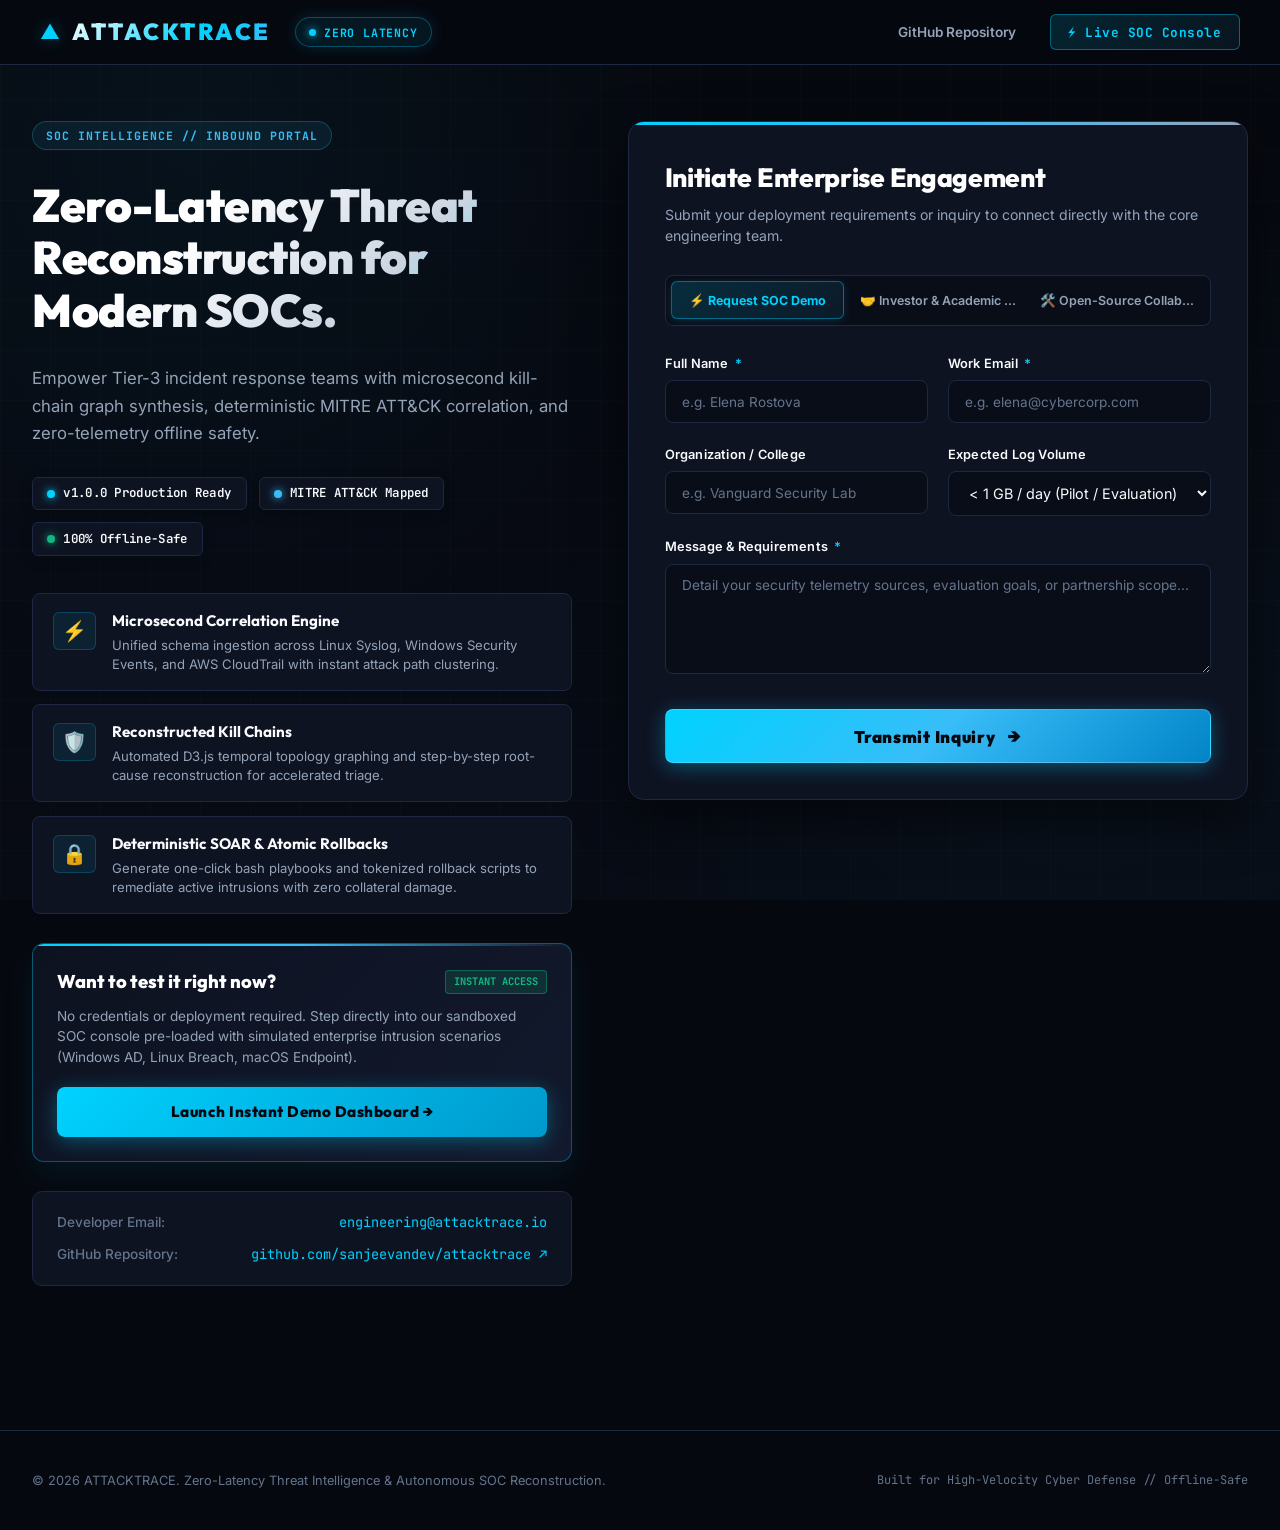
<file: src/templates/contact.html>
<!DOCTYPE html>
<html lang="en">
<head>
    <meta charset="UTF-8">
    <meta name="viewport" content="width=device-width, initial-scale=1.0">
    <title>ATTACKTRACE // Zero-Latency Commercial Portal & Enterprise Demo</title>
    <link rel="preconnect" href="https://fonts.googleapis.com">
    <link rel="preconnect" href="https://fonts.gstatic.com" crossorigin>
    <link href="https://fonts.googleapis.com/css2?family=Inter:wght@300;400;500;600;700;800&family=JetBrains+Mono:wght@400;500;600;700&family=Outfit:wght@500;600;700;800;900&display=swap" rel="stylesheet">
    <style>
        :root {
            --bg-obsidian: #06080f;
            --bg-card: #0e1322;
            --bg-card-hover: #131a30;
            --bg-card-subtle: #090d18;
            --border-color: #1e2842;
            --border-highlight: rgba(0, 210, 255, 0.35);
            --border-chrome: rgba(203, 213, 225, 0.2);
            --text-primary: #f8fafc;
            --text-secondary: #94a3b8;
            --text-muted: #64748b;
            
            --color-cyan: #00d2ff;
            --color-cyan-glow: rgba(0, 210, 255, 0.3);
            --color-ice-blue: #38bdf8;
            --color-ice-glow: rgba(56, 189, 248, 0.25);
            --color-chrome: #cbd5e1;
            --color-chrome-light: #ffffff;
            
            --color-success: #10b981;
            --color-success-glow: rgba(16, 185, 129, 0.25);
            --color-warning: #f59e0b;
            --color-danger: #ef4444;
        }

        * {
            box-sizing: border-box;
            margin: 0;
            padding: 0;
        }

        body {
            background-color: var(--bg-obsidian);
            color: var(--text-primary);
            font-family: 'Inter', -apple-system, BlinkMacSystemFont, sans-serif;
            min-height: 100vh;
            line-height: 1.5;
            background-image: 
                radial-gradient(circle at 15% 15%, rgba(0, 210, 255, 0.05) 0%, transparent 40%),
                radial-gradient(circle at 85% 75%, rgba(56, 189, 248, 0.04) 0%, transparent 45%),
                linear-gradient(to bottom, #06080f, #070b14 100%);
            background-attachment: fixed;
            overflow-x: hidden;
        }

        /* Ambient scanline & grid effects */
        .ambient-grid {
            position: fixed;
            top: 0;
            left: 0;
            width: 100vw;
            height: 100vh;
            background-size: 50px 50px;
            background-image: 
                linear-gradient(to right, rgba(255, 255, 255, 0.015) 1px, transparent 1px),
                linear-gradient(to bottom, rgba(255, 255, 255, 0.015) 1px, transparent 1px);
            pointer-events: none;
            z-index: 0;
        }

        /* Top Navigation Header */
        header {
            position: sticky;
            top: 0;
            z-index: 100;
            background: rgba(6, 8, 15, 0.85);
            backdrop-filter: blur(12px);
            -webkit-backdrop-filter: blur(12px);
            border-bottom: 1px solid var(--border-color);
            padding: 0.9rem 2.5rem;
            display: flex;
            justify-content: space-between;
            align-items: center;
        }

        .header-left {
            display: flex;
            align-items: center;
            gap: 1.5rem;
        }

        .logo-wrap {
            display: flex;
            align-items: center;
            gap: 0.75rem;
            text-decoration: none;
        }

        .header-logo {
            font-family: 'Outfit', sans-serif;
            font-size: 1.45rem;
            font-weight: 900;
            letter-spacing: 2.5px;
            background: linear-gradient(135deg, #ffffff 0%, var(--color-cyan) 60%, var(--color-ice-blue) 100%);
            -webkit-background-clip: text;
            -webkit-text-fill-color: transparent;
            display: flex;
            align-items: center;
            gap: 8px;
        }

        .logo-icon {
            font-size: 1.25rem;
            color: var(--color-cyan);
            filter: drop-shadow(0 0 8px var(--color-cyan-glow));
        }

        /* Zero Latency Badge */
        .zero-latency-badge {
            font-family: 'JetBrains Mono', monospace;
            font-size: 0.72rem;
            font-weight: 700;
            letter-spacing: 0.8px;
            padding: 0.35rem 0.85rem;
            border-radius: 99px;
            background: rgba(0, 210, 255, 0.08);
            border: 1px solid rgba(0, 210, 255, 0.3);
            color: var(--color-cyan);
            display: inline-flex;
            align-items: center;
            gap: 8px;
            box-shadow: 0 0 16px rgba(0, 210, 255, 0.15);
            text-transform: uppercase;
        }

        .pulse-dot {
            width: 7px;
            height: 7px;
            border-radius: 50%;
            background-color: var(--color-cyan);
            box-shadow: 0 0 8px var(--color-cyan);
            animation: pulse-animation 2s infinite ease-in-out;
        }

        @keyframes pulse-animation {
            0%, 100% { opacity: 1; transform: scale(1); }
            50% { opacity: 0.4; transform: scale(0.85); }
        }

        .header-right {
            display: flex;
            align-items: center;
            gap: 1.2rem;
        }

        .nav-link {
            font-family: 'Inter', sans-serif;
            font-size: 0.85rem;
            font-weight: 600;
            color: var(--text-secondary);
            text-decoration: none;
            padding: 0.45rem 0.9rem;
            border-radius: 6px;
            transition: all 0.2s ease;
            display: inline-flex;
            align-items: center;
            gap: 6px;
        }

        .nav-link:hover {
            color: var(--color-cyan);
            background: rgba(0, 210, 255, 0.06);
        }

        .btn-nav-demo {
            font-family: 'JetBrains Mono', monospace;
            font-size: 0.8rem;
            font-weight: 700;
            letter-spacing: 0.5px;
            padding: 0.45rem 1.1rem;
            border-radius: 6px;
            background: linear-gradient(135deg, rgba(0, 210, 255, 0.15), rgba(56, 189, 248, 0.08));
            border: 1px solid rgba(0, 210, 255, 0.4);
            color: var(--color-cyan);
            text-decoration: none;
            display: inline-flex;
            align-items: center;
            gap: 8px;
            transition: all 0.2s ease;
        }

        .btn-nav-demo:hover {
            background: linear-gradient(135deg, rgba(0, 210, 255, 0.25), rgba(56, 189, 248, 0.15));
            border-color: var(--color-cyan);
            box-shadow: 0 0 16px rgba(0, 210, 255, 0.3);
            transform: translateY(-1px);
            color: #fff;
        }

        /* Main Container */
        .page-container {
            position: relative;
            z-index: 10;
            max-width: 1280px;
            margin: 0 auto;
            padding: 3.5rem 2rem 5rem 2rem;
        }

        .portal-grid {
            display: grid;
            grid-template-columns: 1fr 1.15fr;
            gap: 3.5rem;
            align-items: start;
        }

        @media (max-width: 1024px) {
            .portal-grid {
                grid-template-columns: 1fr;
                gap: 2.5rem;
            }
            header {
                padding: 0.9rem 1.2rem;
            }
        }

        /* Left Column: Value & Proof */
        .value-col {
            display: flex;
            flex-direction: column;
            gap: 1.8rem;
        }

        .pre-title-pill {
            display: inline-flex;
            align-items: center;
            gap: 8px;
            font-family: 'JetBrains Mono', monospace;
            font-size: 0.72rem;
            font-weight: 700;
            letter-spacing: 1px;
            color: var(--color-ice-blue);
            background: rgba(56, 189, 248, 0.08);
            border: 1px solid rgba(56, 189, 248, 0.25);
            padding: 0.3rem 0.8rem;
            border-radius: 99px;
            width: fit-content;
            text-transform: uppercase;
        }

        .hero-title {
            font-family: 'Outfit', sans-serif;
            font-size: 2.85rem;
            font-weight: 900;
            line-height: 1.15;
            letter-spacing: -0.5px;
            background: linear-gradient(135deg, #ffffff 30%, var(--color-chrome) 65%, var(--color-cyan) 100%);
            -webkit-background-clip: text;
            -webkit-text-fill-color: transparent;
        }

        .hero-description {
            font-size: 1.05rem;
            color: var(--text-secondary);
            line-height: 1.65;
            font-weight: 400;
        }

        /* Badges Row */
        .badges-row {
            display: flex;
            flex-wrap: wrap;
            gap: 0.75rem;
        }

        .proof-badge {
            font-family: 'JetBrains Mono', monospace;
            font-size: 0.78rem;
            font-weight: 600;
            letter-spacing: 0.3px;
            padding: 0.4rem 0.9rem;
            border-radius: 6px;
            background: var(--bg-card);
            border: 1px solid var(--border-color);
            color: var(--text-primary);
            display: inline-flex;
            align-items: center;
            gap: 8px;
            box-shadow: 0 4px 12px rgba(0, 0, 0, 0.25);
            transition: all 0.2s ease;
        }

        .proof-badge:hover {
            border-color: var(--color-cyan);
            transform: translateY(-1px);
        }

        .badge-dot {
            width: 8px;
            height: 8px;
            border-radius: 50%;
        }

        .badge-dot.cyan { background-color: var(--color-cyan); box-shadow: 0 0 8px var(--color-cyan); }
        .badge-dot.ice { background-color: var(--color-ice-blue); box-shadow: 0 0 8px var(--color-ice-blue); }
        .badge-dot.green { background-color: var(--color-success); box-shadow: 0 0 8px var(--color-success); }

        /* Capability Feature Cards */
        .capabilities-list {
            display: flex;
            flex-direction: column;
            gap: 0.85rem;
            margin-top: 0.5rem;
        }

        .capability-card {
            background: var(--bg-card);
            border: 1px solid var(--border-color);
            border-radius: 8px;
            padding: 1rem 1.25rem;
            display: flex;
            align-items: flex-start;
            gap: 1rem;
            transition: all 0.25s ease;
        }

        .capability-card:hover {
            border-color: rgba(0, 210, 255, 0.3);
            background: var(--bg-card-hover);
            transform: translateX(4px);
        }

        .cap-icon {
            font-size: 1.25rem;
            line-height: 1;
            margin-top: 2px;
            padding: 0.5rem;
            border-radius: 6px;
            background: rgba(0, 210, 255, 0.08);
            border: 1px solid rgba(0, 210, 255, 0.2);
            color: var(--color-cyan);
        }

        .cap-title {
            font-family: 'Outfit', sans-serif;
            font-size: 0.95rem;
            font-weight: 700;
            color: var(--text-primary);
            margin-bottom: 0.2rem;
        }

        .cap-desc {
            font-size: 0.82rem;
            color: var(--text-secondary);
            line-height: 1.45;
        }

        /* Direct CTA Card */
        .cta-instant-card {
            background: linear-gradient(135deg, rgba(14, 19, 34, 0.95) 0%, rgba(20, 28, 48, 0.9) 100%);
            border: 1px solid rgba(0, 210, 255, 0.35);
            border-radius: 12px;
            padding: 1.5rem;
            box-shadow: 0 12px 32px rgba(0, 210, 255, 0.08);
            position: relative;
            overflow: hidden;
        }

        .cta-instant-card::before {
            content: '';
            position: absolute;
            top: 0;
            left: 0;
            width: 100%;
            height: 2px;
            background: linear-gradient(90deg, var(--color-cyan), var(--color-ice-blue), transparent);
        }

        .cta-card-header {
            display: flex;
            align-items: center;
            justify-content: space-between;
            margin-bottom: 0.65rem;
        }

        .cta-card-title {
            font-family: 'Outfit', sans-serif;
            font-size: 1.15rem;
            font-weight: 800;
            color: #ffffff;
            display: flex;
            align-items: center;
            gap: 8px;
        }

        .live-tag {
            font-family: 'JetBrains Mono', monospace;
            font-size: 0.65rem;
            font-weight: 700;
            padding: 0.2rem 0.5rem;
            border-radius: 4px;
            background: rgba(16, 185, 129, 0.15);
            border: 1px solid rgba(16, 185, 129, 0.4);
            color: var(--color-success);
        }

        .cta-card-body {
            font-size: 0.85rem;
            color: var(--text-secondary);
            margin-bottom: 1.25rem;
            line-height: 1.5;
        }

        .btn-launch-demo {
            display: inline-flex;
            align-items: center;
            justify-content: center;
            gap: 10px;
            width: 100%;
            padding: 0.85rem 1.4rem;
            background: linear-gradient(135deg, #00d2ff 0%, #0099cc 100%);
            border: none;
            border-radius: 8px;
            color: #06080f;
            font-family: 'Outfit', sans-serif;
            font-size: 0.95rem;
            font-weight: 800;
            letter-spacing: 0.5px;
            text-decoration: none;
            cursor: pointer;
            transition: all 0.25s ease;
            box-shadow: 0 4px 20px rgba(0, 210, 255, 0.35);
        }

        .btn-launch-demo:hover {
            transform: translateY(-2px);
            box-shadow: 0 6px 24px rgba(0, 210, 255, 0.55);
            background: linear-gradient(135deg, #38bdf8 0%, #00b4d8 100%);
        }

        /* Direct Developer Contact Info */
        .direct-links-card {
            background: var(--bg-card);
            border: 1px solid var(--border-color);
            border-radius: 10px;
            padding: 1.25rem 1.5rem;
            display: flex;
            flex-direction: column;
            gap: 0.75rem;
        }

        .direct-link-row {
            display: flex;
            align-items: center;
            justify-content: space-between;
            font-size: 0.85rem;
        }

        .direct-label {
            color: var(--text-muted);
            font-weight: 500;
        }

        .direct-val {
            font-family: 'JetBrains Mono', monospace;
            color: var(--color-cyan);
            text-decoration: none;
            display: inline-flex;
            align-items: center;
            gap: 6px;
            transition: color 0.2s ease;
        }

        .direct-val:hover {
            color: var(--color-ice-blue);
            text-decoration: underline;
        }

        /* Right Column: Interactive Form */
        .form-col {
            position: relative;
        }

        .form-card {
            background: var(--bg-card);
            border: 1px solid var(--border-color);
            border-radius: 16px;
            padding: 2.25rem;
            box-shadow: 0 20px 50px rgba(0, 0, 0, 0.55);
            position: relative;
            overflow: hidden;
            transition: border-color 0.3s ease;
        }

        .form-card::before {
            content: '';
            position: absolute;
            top: 0;
            left: 0;
            right: 0;
            height: 3px;
            background: linear-gradient(90deg, var(--color-cyan), var(--color-ice-blue), #94a3b8);
        }

        .form-header {
            margin-bottom: 1.75rem;
        }

        .form-heading {
            font-family: 'Outfit', sans-serif;
            font-size: 1.65rem;
            font-weight: 800;
            color: #ffffff;
            margin-bottom: 0.4rem;
            letter-spacing: -0.3px;
        }

        .form-subheading {
            font-size: 0.88rem;
            color: var(--text-secondary);
        }

        /* Inquiry Tabs */
        .tab-group {
            display: grid;
            grid-template-columns: repeat(3, 1fr);
            gap: 0.5rem;
            margin-bottom: 1.75rem;
            background: var(--bg-card-subtle);
            padding: 0.35rem;
            border-radius: 8px;
            border: 1px solid var(--border-color);
        }

        @media (max-width: 640px) {
            .tab-group {
                grid-template-columns: 1fr;
            }
        }

        .tab-btn {
            background: transparent;
            border: none;
            color: var(--text-secondary);
            font-family: 'Inter', sans-serif;
            font-size: 0.78rem;
            font-weight: 600;
            padding: 0.65rem 0.5rem;
            border-radius: 6px;
            cursor: pointer;
            transition: all 0.2s ease;
            text-align: center;
            white-space: nowrap;
            overflow: hidden;
            text-overflow: ellipsis;
        }

        .tab-btn:hover {
            color: var(--text-primary);
            background: rgba(255, 255, 255, 0.03);
        }

        .tab-btn.active {
            background: linear-gradient(135deg, rgba(0, 210, 255, 0.16), rgba(56, 189, 248, 0.08));
            border: 1px solid rgba(0, 210, 255, 0.4);
            color: var(--color-cyan);
            font-weight: 700;
            box-shadow: 0 2px 10px rgba(0, 210, 255, 0.15);
        }

        /* Form Fields */
        .form-group {
            margin-bottom: 1.35rem;
        }

        .form-row {
            display: grid;
            grid-template-columns: 1fr 1fr;
            gap: 1.25rem;
        }

        @media (max-width: 640px) {
            .form-row {
                grid-template-columns: 1fr;
            }
        }

        .form-label {
            display: block;
            font-family: 'Inter', sans-serif;
            font-size: 0.8rem;
            font-weight: 600;
            color: var(--text-primary);
            margin-bottom: 0.45rem;
            letter-spacing: 0.2px;
        }

        .form-label span.req {
            color: var(--color-cyan);
            margin-left: 3px;
        }

        .form-input, .form-select, .form-textarea {
            width: 100%;
            background: var(--bg-card-subtle);
            border: 1px solid var(--border-color);
            border-radius: 8px;
            padding: 0.75rem 1rem;
            color: var(--text-primary);
            font-family: 'Inter', sans-serif;
            font-size: 0.9rem;
            transition: all 0.2s ease;
            outline: none;
        }

        .form-input:focus, .form-select:focus, .form-textarea:focus {
            border-color: var(--color-cyan);
            background: #0d1326;
            box-shadow: 0 0 16px rgba(0, 210, 255, 0.25);
        }

        .form-input::placeholder, .form-textarea::placeholder {
            color: var(--text-muted);
            font-size: 0.85rem;
        }

        .form-textarea {
            resize: vertical;
            min-height: 110px;
        }

        /* Submit Button */
        .btn-submit {
            position: relative;
            width: 100%;
            padding: 0.95rem 1.5rem;
            background: linear-gradient(135deg, #00d2ff 0%, #38bdf8 50%, #0284c7 100%);
            border: 1px solid rgba(255, 255, 255, 0.2);
            border-radius: 8px;
            color: #06080f;
            font-family: 'Outfit', sans-serif;
            font-size: 1.05rem;
            font-weight: 900;
            letter-spacing: 0.7px;
            cursor: pointer;
            transition: all 0.3s cubic-bezier(0.16, 1, 0.3, 1);
            overflow: hidden;
            display: inline-flex;
            align-items: center;
            justify-content: center;
            gap: 12px;
            box-shadow: 0 4px 20px rgba(0, 210, 255, 0.35);
            margin-top: 0.5rem;
        }

        .btn-submit:hover:not(:disabled) {
            transform: translateY(-2px);
            box-shadow: 0 8px 30px rgba(0, 210, 255, 0.55);
            background: linear-gradient(135deg, #38bdf8 0%, #00d2ff 60%, #0ea5e9 100%);
        }

        .btn-submit:active:not(:disabled) {
            transform: translateY(0);
        }

        .btn-submit:disabled {
            opacity: 0.65;
            cursor: not-allowed;
            transform: none !important;
            box-shadow: none !important;
        }

        .btn-arrow {
            transition: transform 0.2s ease;
            font-size: 1.2rem;
            line-height: 1;
        }

        .btn-submit:hover:not(:disabled) .btn-arrow {
            transform: translateX(4px);
        }

        /* Spinner */
        .spinner {
            display: none;
            width: 20px;
            height: 20px;
            border: 2px solid rgba(6, 8, 15, 0.3);
            border-top-color: #06080f;
            border-radius: 50%;
            animation: spin 0.8s linear infinite;
        }

        @keyframes spin {
            to { transform: rotate(360deg); }
        }

        /* Success Confirmation Banner */
        .confirmation-banner {
            display: none;
            background: linear-gradient(135deg, rgba(14, 25, 45, 0.95) 0%, rgba(10, 18, 33, 0.98) 100%);
            border: 1px solid rgba(0, 210, 255, 0.45);
            border-radius: 12px;
            padding: 2.25rem;
            text-align: center;
            box-shadow: 0 16px 40px rgba(0, 210, 255, 0.15);
            animation: fade-in 0.4s ease-out;
        }

        @keyframes fade-in {
            from { opacity: 0; transform: translateY(10px); }
            to { opacity: 1; transform: translateY(0); }
        }

        .success-icon-wrap {
            width: 64px;
            height: 64px;
            margin: 0 auto 1.25rem auto;
            border-radius: 50%;
            background: rgba(16, 185, 129, 0.12);
            border: 1px solid rgba(16, 185, 129, 0.35);
            display: flex;
            align-items: center;
            justify-content: center;
            color: var(--color-success);
            font-size: 2rem;
            box-shadow: 0 0 24px rgba(16, 185, 129, 0.2);
        }

        .confirm-title {
            font-family: 'Outfit', sans-serif;
            font-size: 1.55rem;
            font-weight: 800;
            color: #ffffff;
            margin-bottom: 0.5rem;
        }

        .confirm-desc {
            font-size: 0.9rem;
            color: var(--text-secondary);
            line-height: 1.6;
            margin-bottom: 1.5rem;
        }

        .ticket-box {
            background: var(--bg-card-subtle);
            border: 1px solid rgba(0, 210, 255, 0.3);
            border-radius: 8px;
            padding: 1rem;
            margin: 0 auto 1.75rem auto;
            display: flex;
            align-items: center;
            justify-content: space-between;
            max-width: 380px;
        }

        .ticket-info {
            text-align: left;
        }

        .ticket-label {
            font-family: 'Inter', sans-serif;
            font-size: 0.7rem;
            text-transform: uppercase;
            letter-spacing: 0.8px;
            color: var(--text-muted);
            margin-bottom: 2px;
        }

        .ticket-number {
            font-family: 'JetBrains Mono', monospace;
            font-size: 1.25rem;
            font-weight: 800;
            color: var(--color-cyan);
            letter-spacing: 1px;
        }

        .btn-copy-ticket {
            background: rgba(0, 210, 255, 0.12);
            border: 1px solid rgba(0, 210, 255, 0.35);
            color: var(--color-cyan);
            padding: 0.4rem 0.8rem;
            border-radius: 6px;
            font-family: 'JetBrains Mono', monospace;
            font-size: 0.75rem;
            font-weight: 600;
            cursor: pointer;
            transition: all 0.2s ease;
        }

        .btn-copy-ticket:hover {
            background: rgba(0, 210, 255, 0.25);
            color: #fff;
        }

        .confirm-actions {
            display: flex;
            gap: 1rem;
            justify-content: center;
        }

        .btn-confirm-sec {
            padding: 0.65rem 1.2rem;
            border-radius: 6px;
            background: transparent;
            border: 1px solid var(--border-color);
            color: var(--text-secondary);
            font-family: 'Inter', sans-serif;
            font-size: 0.85rem;
            font-weight: 600;
            cursor: pointer;
            transition: all 0.2s ease;
        }

        .btn-confirm-sec:hover {
            color: #fff;
            border-color: var(--color-cyan);
        }

        /* Error alert */
        .error-alert {
            display: none;
            background: rgba(239, 68, 68, 0.12);
            border: 1px solid rgba(239, 68, 68, 0.35);
            color: #fca5a5;
            padding: 0.8rem 1rem;
            border-radius: 8px;
            font-size: 0.85rem;
            margin-bottom: 1.25rem;
        }

        /* Footer */
        footer {
            border-top: 1px solid var(--border-color);
            padding: 2.5rem 2rem;
            text-align: center;
            font-size: 0.8rem;
            color: var(--text-muted);
            margin-top: 4rem;
        }

        .footer-content {
            max-width: 1280px;
            margin: 0 auto;
            display: flex;
            justify-content: space-between;
            align-items: center;
            flex-wrap: wrap;
            gap: 1rem;
        }

        @media (max-width: 640px) {
            .footer-content {
                flex-direction: column;
                text-align: center;
            }
        }
    </style>
</head>
<body>
    <div class="ambient-grid"></div>

    <!-- Navigation Header -->
    <header>
        <div class="header-left">
            <a href="/contact" class="logo-wrap">
                <span class="logo-icon">▲</span>
                <span class="header-logo">ATTACKTRACE</span>
            </a>
            <div class="zero-latency-badge">
                <span class="pulse-dot"></span>
                <span>Zero Latency</span>
            </div>
        </div>
        <div class="header-right">
            <a href="https://github.com/sanjeevandev/attacktrace" target="_blank" rel="noopener noreferrer" class="nav-link">
                <span>GitHub Repository</span>
            </a>
            <a href="/dashboard" class="btn-nav-demo">
                <span>⚡ Live SOC Console</span>
            </a>
        </div>
    </header>

    <!-- Main Content -->
    <main class="page-container">
        <div class="portal-grid">
            
            <!-- Left Column: Value & Proof -->
            <section class="value-col">
                <div class="pre-title-pill">
                    <span>SOC Intelligence // Inbound Portal</span>
                </div>
                
                <h1 class="hero-title">Zero-Latency Threat Reconstruction for Modern SOCs.</h1>
                
                <p class="hero-description">
                    Empower Tier-3 incident response teams with microsecond kill-chain graph synthesis, 
                    deterministic MITRE ATT&amp;CK correlation, and zero-telemetry offline safety.
                </p>

                <!-- Value Badges -->
                <div class="badges-row">
                    <div class="proof-badge">
                        <span class="badge-dot cyan"></span>
                        <span>v1.0.0 Production Ready</span>
                    </div>
                    <div class="proof-badge">
                        <span class="badge-dot ice"></span>
                        <span>MITRE ATT&amp;CK Mapped</span>
                    </div>
                    <div class="proof-badge">
                        <span class="badge-dot green"></span>
                        <span>100% Offline-Safe</span>
                    </div>
                </div>

                <!-- Proof Capabilities -->
                <div class="capabilities-list">
                    <div class="capability-card">
                        <div class="cap-icon">⚡</div>
                        <div>
                            <div class="cap-title">Microsecond Correlation Engine</div>
                            <div class="cap-desc">Unified schema ingestion across Linux Syslog, Windows Security Events, and AWS CloudTrail with instant attack path clustering.</div>
                        </div>
                    </div>

                    <div class="capability-card">
                        <div class="cap-icon">🛡️</div>
                        <div>
                            <div class="cap-title">Reconstructed Kill Chains</div>
                            <div class="cap-desc">Automated D3.js temporal topology graphing and step-by-step root-cause reconstruction for accelerated triage.</div>
                        </div>
                    </div>

                    <div class="capability-card">
                        <div class="cap-icon">🔒</div>
                        <div>
                            <div class="cap-title">Deterministic SOAR &amp; Atomic Rollbacks</div>
                            <div class="cap-desc">Generate one-click bash playbooks and tokenized rollback scripts to remediate active intrusions with zero collateral damage.</div>
                        </div>
                    </div>
                </div>

                <!-- Direct CTA Card -->
                <div class="cta-instant-card">
                    <div class="cta-card-header">
                        <div class="cta-card-title">
                            <span>Want to test it right now?</span>
                        </div>
                        <span class="live-tag">INSTANT ACCESS</span>
                    </div>
                    <div class="cta-card-body">
                        No credentials or deployment required. Step directly into our sandboxed SOC console pre-loaded with simulated enterprise intrusion scenarios (Windows AD, Linux Breach, macOS Endpoint).
                    </div>
                    <a href="http://127.0.0.1:8000/dashboard" class="btn-launch-demo" id="btn-instant-demo">
                        <span>Launch Instant Demo Dashboard →</span>
                    </a>
                </div>

                <!-- Direct Engineering Contacts -->
                <div class="direct-links-card">
                    <div class="direct-link-row">
                        <span class="direct-label">Developer Email:</span>
                        <a href="mailto:engineering@attacktrace.io" class="direct-val" id="dev-email-link">engineering@attacktrace.io</a>
                    </div>
                    <div class="direct-link-row">
                        <span class="direct-label">GitHub Repository:</span>
                        <a href="https://github.com/sanjeevandev/attacktrace" target="_blank" rel="noopener noreferrer" class="direct-val" id="github-repo-link">
                            github.com/sanjeevandev/attacktrace ↗
                        </a>
                    </div>
                </div>
            </section>

            <!-- Right Column: Interactive Form -->
            <section class="form-col">
                <div class="form-card">
                    
                    <div class="form-header">
                        <h2 class="form-heading">Initiate Enterprise Engagement</h2>
                        <p class="form-subheading">Submit your deployment requirements or inquiry to connect directly with the core engineering team.</p>
                    </div>

                    <!-- Inquiry Type Selector Tabs -->
                    <div class="tab-group" id="inquiry-tab-group" role="tablist">
                        <button type="button" class="tab-btn active" data-type="Request SOC Demo" role="tab">
                            ⚡ Request SOC Demo
                        </button>
                        <button type="button" class="tab-btn" data-type="Investor &amp; Academic Partnership" role="tab">
                            🤝 Investor &amp; Academic Partnership
                        </button>
                        <button type="button" class="tab-btn" data-type="Open-Source Collaboration" role="tab">
                            🛠️ Open-Source Collaboration
                        </button>
                    </div>

                    <!-- Error Alert -->
                    <div class="error-alert" id="form-error-alert" role="alert"></div>

                    <!-- Inbound Form -->
                    <form id="contact-form" novalidate>
                        <input type="hidden" id="inquiry_type" name="inquiry_type" value="Request SOC Demo">

                        <div class="form-row">
                            <div class="form-group">
                                <label class="form-label" for="full_name">Full Name <span class="req">*</span></label>
                                <input type="text" id="full_name" name="full_name" class="form-input" placeholder="e.g. Elena Rostova" required>
                            </div>
                            <div class="form-group">
                                <label class="form-label" for="email">Work Email <span class="req">*</span></label>
                                <input type="email" id="email" name="email" class="form-input" placeholder="e.g. elena@cybercorp.com" required>
                            </div>
                        </div>

                        <div class="form-row">
                            <div class="form-group">
                                <label class="form-label" for="organization">Organization / College</label>
                                <input type="text" id="organization" name="organization" class="form-input" placeholder="e.g. Vanguard Security Lab">
                            </div>
                            <div class="form-group">
                                <label class="form-label" for="log_volume">Expected Log Volume</label>
                                <select id="log_volume" name="log_volume" class="form-select">
                                    <option value="<1GB/day">&lt; 1 GB / day (Pilot / Evaluation)</option>
                                    <option value="1-50GB/day">1 - 50 GB / day (Regional SOC)</option>
                                    <option value="Enterprise">Enterprise (&gt; 50 GB / day)</option>
                                </select>
                            </div>
                        </div>

                        <div class="form-group">
                            <label class="form-label" for="message">Message &amp; Requirements <span class="req">*</span></label>
                            <textarea id="message" name="message" class="form-textarea" placeholder="Detail your security telemetry sources, evaluation goals, or partnership scope..." required></textarea>
                        </div>

                        <button type="submit" id="btn-submit-inquiry" class="btn-submit">
                            <span class="btn-text">Transmit Inquiry</span>
                            <span class="btn-arrow">→</span>
                            <div class="spinner" id="submit-spinner"></div>
                        </button>
                    </form>

                    <!-- Success Confirmation Banner -->
                    <div class="confirmation-banner" id="confirmation-banner">
                        <div class="success-icon-wrap">✓</div>
                        <h3 class="confirm-title">Inquiry Transmitted</h3>
                        <p class="confirm-desc">
                            Your inquiry has been encrypted and recorded into our inbound triage ledger. 
                            An ATTACKTRACE technical lead will respond within 4 business hours.
                        </p>

                        <div class="ticket-box">
                            <div class="ticket-info">
                                <div class="ticket-label">Reference Ticket ID</div>
                                <div class="ticket-number" id="ticket-id-display">INQ-000000</div>
                            </div>
                            <button type="button" class="btn-copy-ticket" id="btn-copy-ticket" onclick="copyTicketId()">Copy ID</button>
                        </div>

                        <div class="confirm-actions">
                            <button type="button" class="btn-confirm-sec" onclick="resetInquiryForm()">Submit Another Inquiry</button>
                            <a href="/dashboard" class="btn-launch-demo" style="width: auto; padding: 0.65rem 1.4rem; font-size: 0.85rem;">
                                Open SOC Console →
                            </a>
                        </div>
                    </div>

                </div>
            </section>

        </div>
    </main>

    <!-- Footer -->
    <footer>
        <div class="footer-content">
            <div>
                © 2026 ATTACKTRACE. Zero-Latency Threat Intelligence &amp; Autonomous SOC Reconstruction.
            </div>
            <div style="font-family: 'JetBrains Mono', monospace; font-size: 0.75rem;">
                Built for High-Velocity Cyber Defense // Offline-Safe
            </div>
        </div>
    </footer>

    <script>
        // Inquiry Type Tab Switching
        const tabButtons = document.querySelectorAll('.tab-btn');
        const inquiryTypeInput = document.getElementById('inquiry_type');
        const errorAlert = document.getElementById('form-error-alert');

        tabButtons.forEach(btn => {
            btn.addEventListener('click', () => {
                tabButtons.forEach(b => b.classList.remove('active'));
                btn.classList.add('active');
                inquiryTypeInput.value = btn.getAttribute('data-type');
            });
        });

        // Form Submission Handler
        const contactForm = document.getElementById('contact-form');
        const submitBtn = document.getElementById('btn-submit-inquiry');
        const spinner = document.getElementById('submit-spinner');
        const btnText = submitBtn.querySelector('.btn-text');
        const btnArrow = submitBtn.querySelector('.btn-arrow');
        const confirmationBanner = document.getElementById('confirmation-banner');
        const ticketDisplay = document.getElementById('ticket-id-display');

        function showError(message) {
            errorAlert.textContent = message;
            errorAlert.style.display = 'block';
        }

        function clearError() {
            errorAlert.textContent = '';
            errorAlert.style.display = 'none';
        }

        contactForm.addEventListener('submit', async (e) => {
            e.preventDefault();
            clearError();

            const fullName = document.getElementById('full_name').value.trim();
            const email = document.getElementById('email').value.trim();
            const organization = document.getElementById('organization').value.trim();
            const logVolume = document.getElementById('log_volume').value;
            const message = document.getElementById('message').value.trim();
            const inquiryType = inquiryTypeInput.value;

            // Client-side validations
            if (!fullName) {
                showError('Please enter your full name.');
                document.getElementById('full_name').focus();
                return;
            }

            if (!email) {
                showError('Please enter your work email.');
                document.getElementById('email').focus();
                return;
            }

            const emailRegex = /^[^\s@]+@[^\s@]+\.[^\s@]+$/;
            if (!emailRegex.test(email)) {
                showError('Please enter a valid email address.');
                document.getElementById('email').focus();
                return;
            }

            if (!message) {
                showError('Please enter a message describing your inquiry or requirements.');
                document.getElementById('message').focus();
                return;
            }

            // Set Loading State
            submitBtn.disabled = true;
            spinner.style.display = 'block';
            btnArrow.style.display = 'none';
            btnText.textContent = 'Transmitting Inquiry...';

            try {
                const payload = {
                    full_name: fullName,
                    email: email,
                    organization: organization,
                    inquiry_type: inquiryType,
                    log_volume: logVolume,
                    message: message
                };

                const response = await fetch('/api/v1/inquiry', {
                    method: 'POST',
                    headers: {
                        'Content-Type': 'application/json',
                        'Accept': 'application/json'
                    },
                    body: JSON.stringify(payload)
                });

                if (!response.ok) {
                    let errMsg = 'Failed to transmit inquiry. Please try again.';
                    try {
                        const errData = await response.json();
                        if (errData.detail) {
                            if (Array.isArray(errData.detail)) {
                                errMsg = errData.detail.map(d => d.msg || d).join(', ');
                            } else {
                                errMsg = errData.detail;
                            }
                        }
                    } catch (_) {}
                    throw new Error(errMsg);
                }

                const result = await response.json();
                const ticketId = result.ticket_id || 'INQ-' + Math.random().toString(36).substring(2, 8).toUpperCase();

                // Show Success Confirmation
                contactForm.style.display = 'none';
                ticketDisplay.textContent = ticketId;
                confirmationBanner.style.display = 'block';

            } catch (err) {
                showError(err.message || 'An error occurred during transmission. Please verify your connection.');
            } finally {
                submitBtn.disabled = false;
                spinner.style.display = 'none';
                btnArrow.style.display = 'inline';
                btnText.textContent = 'Transmit Inquiry';
            }
        });

        function copyTicketId() {
            const ticketText = ticketDisplay.textContent;
            navigator.clipboard.writeText(ticketText).then(() => {
                const copyBtn = document.getElementById('btn-copy-ticket');
                const orig = copyBtn.textContent;
                copyBtn.textContent = 'Copied!';
                copyBtn.style.borderColor = 'var(--color-success)';
                copyBtn.style.color = 'var(--color-success)';
                setTimeout(() => {
                    copyBtn.textContent = orig;
                    copyBtn.style.borderColor = '';
                    copyBtn.style.color = '';
                }, 2000);
            });
        }

        function resetInquiryForm() {
            contactForm.reset();
            inquiryTypeInput.value = 'Request SOC Demo';
            tabButtons.forEach((b, i) => {
                if (i === 0) b.classList.add('active');
                else b.classList.remove('active');
            });
            clearError();
            confirmationBanner.style.display = 'none';
            contactForm.style.display = 'block';
        }
    </script>
</body>
</html>
</file>
<file: style.css>
/* ==========================================================================
   ZERO LATENCY — High-End Cream White & Black Theme
   Inspired by Reactbits interactive animations & minimal typography
   ========================================================================== */

:root {
  /* Cream White Background System */
  --bg-cream: #faf7f2;            /* Primary warm cream white page background */
  --bg-cream-alt: #f3efe6;        /* Secondary subtle cream section background */
  --bg-surface: #ffffff;          /* Clean white surface for cards & nav */
  --bg-card: #ffffff;             /* Crisp elevated card background */
  --bg-card-hover: #fcfbf8;       /* Card hover state */
  --bg-input: #f4f0e8;            /* Input & nested elements */
  --bg-glass: rgba(250, 247, 242, 0.88); /* Cream glass with backdrop blur */

  /* Black & Charcoal Typography */
  --text-primary: #121316;        /* Deep rich black for headlines & active labels */
  --text-body: #343842;           /* Charcoal black for readable body text */
  --text-muted: #666c7a;          /* Muted dark grey for subtitles & captions */
  --text-dim: #949aa8;            /* Dim stone grey for subtle metadata */

  /* Crisp Hairline Borders */
  --border-subtle: rgba(18, 19, 22, 0.08);
  --border-medium: rgba(18, 19, 22, 0.14);
  --border-bright: rgba(18, 19, 22, 0.24);
  --border-focus: #121316;

  /* Accent Tints */
  --accent-black: #121316;
  --accent-tint: rgba(18, 19, 22, 0.05);
  --accent-hover: rgba(18, 19, 22, 0.09);
  --accent-glow: rgba(18, 19, 22, 0.08);

  /* Functional Status Colors */
  --status-emerald: var(--text-primary);      /* Monochrome primary */
  --status-amber: #d97706;        /* Crisp amber */
  --status-rose: #dc2626;         /* Crisp rose red */
  --status-blue: #2563eb;         /* Crisp blue */

  /* Typography: Oswald (Headings 03) & Raleway (Body Wordings 01) */
  --font-heading: 'Oswald', sans-serif;
  --font-body: 'Raleway', sans-serif;
  --font-mono: 'JetBrains Mono', 'Fira Code', monospace;

  --transition-smooth: all 0.25s cubic-bezier(0.16, 1, 0.3, 1);
  --transition-reveal: opacity 0.65s cubic-bezier(0.16, 1, 0.3, 1), 
                       transform 0.65s cubic-bezier(0.16, 1, 0.3, 1), 
                       filter 0.65s cubic-bezier(0.16, 1, 0.3, 1);
}

*, *::before, *::after {
  box-sizing: border-box;
  margin: 0;
  padding: 0;
}

html {
  scroll-behavior: smooth;
  font-size: 16px;
  background-color: var(--bg-cream);
}

body {
  font-family: var(--font-body);
  background-color: var(--bg-cream);
  color: var(--text-body);
  line-height: 1.6;
  overflow-x: hidden;
  position: relative;
  -webkit-font-smoothing: antialiased;
}

/* Subtle warm geometric micro-grid */
body::before {
  content: "";
  position: fixed;
  inset: 0;
  background: 
    radial-gradient(circle at 50% 0%, rgba(18, 19, 22, 0.03) 0%, transparent 60%),
    linear-gradient(to right, rgba(18, 19, 22, 0.03) 1px, transparent 1px),
    linear-gradient(to bottom, rgba(18, 19, 22, 0.03) 1px, transparent 1px);
  background-size: 100% 100%, 48px 48px, 48px 48px;
  pointer-events: none;
  z-index: -1;
}

/* Global Container */
.container {
  width: 100%;
  max-width: 1200px;
  margin: 0 auto;
  padding: 0 1.5rem;
}

/* ==========================================================================
   REACTBITS & ORIGIN UI CINEMATIC ANIMATION SYSTEM
   Side-slide physics, spotlight cards, border-beam, and spring transitions
   ========================================================================== */
.reveal {
  opacity: 0;
  transform: translateY(28px);
  filter: blur(5px);
  transition: opacity 0.75s cubic-bezier(0.16, 1, 0.3, 1),
              transform 0.75s cubic-bezier(0.16, 1, 0.3, 1),
              filter 0.75s cubic-bezier(0.16, 1, 0.3, 1);
  will-change: opacity, transform, filter;
}

.reveal-left {
  opacity: 0;
  transform: translateX(-45px);
  filter: blur(6px);
  transition: opacity 0.8s cubic-bezier(0.16, 1, 0.3, 1),
              transform 0.8s cubic-bezier(0.16, 1, 0.3, 1),
              filter 0.8s cubic-bezier(0.16, 1, 0.3, 1);
  will-change: opacity, transform, filter;
}

.reveal-right {
  opacity: 0;
  transform: translateX(45px);
  filter: blur(6px);
  transition: opacity 0.8s cubic-bezier(0.16, 1, 0.3, 1),
              transform 0.8s cubic-bezier(0.16, 1, 0.3, 1),
              filter 0.8s cubic-bezier(0.16, 1, 0.3, 1);
  will-change: opacity, transform, filter;
}

.reveal-scale {
  opacity: 0;
  transform: scale(0.94);
  filter: blur(6px);
  transition: opacity 0.85s cubic-bezier(0.16, 1, 0.3, 1),
              transform 0.85s cubic-bezier(0.16, 1, 0.3, 1),
              filter 0.85s cubic-bezier(0.16, 1, 0.3, 1);
  will-change: opacity, transform, filter;
}

.reveal.revealed,
.reveal-left.revealed,
.reveal-right.revealed,
.reveal-scale.revealed {
  opacity: 1;
  transform: translate(0, 0) scale(1);
  filter: blur(0);
}

/* Reactbits Alternating Directional Side-Slide for Tools Grid */
.tools-grid .tool-card:nth-child(1) {
  opacity: 0;
  transform: translateX(-40px);
  filter: blur(5px);
  transition: opacity 0.75s cubic-bezier(0.16, 1, 0.3, 1) 0.04s,
              transform 0.75s cubic-bezier(0.16, 1, 0.3, 1) 0.04s,
              filter 0.75s cubic-bezier(0.16, 1, 0.3, 1) 0.04s;
}
.tools-grid .tool-card:nth-child(2) {
  opacity: 0;
  transform: translateY(32px);
  filter: blur(5px);
  transition: opacity 0.75s cubic-bezier(0.16, 1, 0.3, 1) 0.12s,
              transform 0.75s cubic-bezier(0.16, 1, 0.3, 1) 0.12s,
              filter 0.75s cubic-bezier(0.16, 1, 0.3, 1) 0.12s;
}
.tools-grid .tool-card:nth-child(3) {
  opacity: 0;
  transform: translateX(40px);
  filter: blur(5px);
  transition: opacity 0.75s cubic-bezier(0.16, 1, 0.3, 1) 0.20s,
              transform 0.75s cubic-bezier(0.16, 1, 0.3, 1) 0.20s,
              filter 0.75s cubic-bezier(0.16, 1, 0.3, 1) 0.20s;
}
.tools-grid .tool-card:nth-child(4) {
  opacity: 0;
  transform: translateX(-40px);
  filter: blur(5px);
  transition: opacity 0.75s cubic-bezier(0.16, 1, 0.3, 1) 0.28s,
              transform 0.75s cubic-bezier(0.16, 1, 0.3, 1) 0.28s,
              filter 0.75s cubic-bezier(0.16, 1, 0.3, 1) 0.28s;
}
.tools-grid .tool-card:nth-child(5) {
  opacity: 0;
  transform: translateY(32px);
  filter: blur(5px);
  transition: opacity 0.75s cubic-bezier(0.16, 1, 0.3, 1) 0.36s,
              transform 0.75s cubic-bezier(0.16, 1, 0.3, 1) 0.36s,
              filter 0.75s cubic-bezier(0.16, 1, 0.3, 1) 0.36s;
}
.tools-grid .tool-card:nth-child(6) {
  opacity: 0;
  transform: translateX(40px);
  filter: blur(5px);
  transition: opacity 0.75s cubic-bezier(0.16, 1, 0.3, 1) 0.44s,
              transform 0.75s cubic-bezier(0.16, 1, 0.3, 1) 0.44s,
              filter 0.75s cubic-bezier(0.16, 1, 0.3, 1) 0.44s;
}

.tools-grid .tool-card.revealed {
  opacity: 1;
  transform: translate(0, 0);
  filter: blur(0);
}

/* Reactbits & Origin UI Spotlight Card Effect */
.tool-card, .pricing-card, .trust-card {
  position: relative;
}

.tool-card::after, .pricing-card::after, .trust-card::after {
  content: "";
  position: absolute;
  inset: 0;
  background: radial-gradient(400px circle at var(--mouse-x, -999px) var(--mouse-y, -999px), rgba(18, 19, 22, 0.04), transparent 75%);
  pointer-events: none;
  opacity: 0;
  transition: opacity 0.3s ease;
  z-index: 1;
}

.tool-card:hover::after, .pricing-card:hover::after, .trust-card:hover::after {
  opacity: 1;
}

/* Metrics Stagger */
.metrics-grid .metric-item:nth-child(1) { transition-delay: 0.06s; }
.metrics-grid .metric-item:nth-child(2) { transition-delay: 0.14s; }
.metrics-grid .metric-item:nth-child(3) { transition-delay: 0.22s; }
.metrics-grid .metric-item:nth-child(4) { transition-delay: 0.30s; }

/* Pricing Grid Alternating Slide */
.pricing-grid .pricing-card:nth-child(1) {
  opacity: 0;
  transform: translateX(-40px);
  filter: blur(5px);
  transition: opacity 0.75s cubic-bezier(0.16, 1, 0.3, 1) 0.08s,
              transform 0.75s cubic-bezier(0.16, 1, 0.3, 1) 0.08s,
              filter 0.75s cubic-bezier(0.16, 1, 0.3, 1) 0.08s;
}
.pricing-grid .pricing-card:nth-child(2) {
  opacity: 0;
  transform: translateY(36px) scale(0.97);
  filter: blur(5px);
  transition: opacity 0.75s cubic-bezier(0.16, 1, 0.3, 1) 0.18s,
              transform 0.75s cubic-bezier(0.16, 1, 0.3, 1) 0.18s,
              filter 0.75s cubic-bezier(0.16, 1, 0.3, 1) 0.18s;
}
.pricing-grid .pricing-card:nth-child(3) {
  opacity: 0;
  transform: translateX(40px);
  filter: blur(5px);
  transition: opacity 0.75s cubic-bezier(0.16, 1, 0.3, 1) 0.28s,
              transform 0.75s cubic-bezier(0.16, 1, 0.3, 1) 0.28s,
              filter 0.75s cubic-bezier(0.16, 1, 0.3, 1) 0.28s;
}
.pricing-grid .pricing-card.revealed {
  opacity: 1;
  transform: translate(0, 0) scale(1);
  filter: blur(0);
}

/* Contact Side-Slide Physics */
.contact-layout .contact-info-col {
  opacity: 0;
  transform: translateX(-45px);
  filter: blur(6px);
  transition: opacity 0.8s cubic-bezier(0.16, 1, 0.3, 1),
              transform 0.8s cubic-bezier(0.16, 1, 0.3, 1),
              filter 0.8s cubic-bezier(0.16, 1, 0.3, 1);
}
.contact-layout .form-card {
  opacity: 0;
  transform: translateX(45px);
  filter: blur(6px);
  transition: opacity 0.8s cubic-bezier(0.16, 1, 0.3, 1) 0.15s,
              transform 0.8s cubic-bezier(0.16, 1, 0.3, 1) 0.15s,
              filter 0.8s cubic-bezier(0.16, 1, 0.3, 1) 0.15s;
}
.contact-layout .contact-info-col.revealed,
.contact-layout .form-card.revealed {
  opacity: 1;
  transform: translateX(0);
  filter: blur(0);
}

/* Comparison Matrix & Terminal Cinematic Glide */
.compare-table-wrap {
  opacity: 0;
  transform: translateY(40px) scale(0.98);
  filter: blur(6px);
  transition: opacity 0.85s cubic-bezier(0.16, 1, 0.3, 1),
              transform 0.85s cubic-bezier(0.16, 1, 0.3, 1),
              filter 0.85s cubic-bezier(0.16, 1, 0.3, 1);
}
.compare-table-wrap.revealed {
  opacity: 1;
  transform: translateY(0) scale(1);
  filter: blur(0);
}

.terminal-box {
  opacity: 0;
  transform: translateY(45px) scale(0.97);
  filter: blur(6px);
  transition: opacity 0.85s cubic-bezier(0.16, 1, 0.3, 1),
              transform 0.85s cubic-bezier(0.16, 1, 0.3, 1),
              filter 0.85s cubic-bezier(0.16, 1, 0.3, 1);
}
.terminal-box.revealed {
  opacity: 1;
  transform: translateY(0) scale(1);
  filter: blur(0);
}

/* Origin UI Border-Beam on Featured Card */
.pricing-card.featured {
  position: relative;
  overflow: hidden;
}

.pricing-card.featured::before {
  content: "";
  position: absolute;
  top: -50%;
  left: -50%;
  width: 200%;
  height: 200%;
  background: conic-gradient(from 0deg, transparent 0deg, transparent 280deg, rgba(18, 19, 22, 0.3) 340deg, transparent 360deg);
  animation: border-beam-spin 6s linear infinite;
  pointer-events: none;
  z-index: 0;
}

@keyframes border-beam-spin {
  0% { transform: rotate(0deg); }
  100% { transform: rotate(360deg); }
}

.pricing-card.featured > * {
  position: relative;
  z-index: 2;
}

/* Origin UI Spring Buttons */
.btn {
  transition: transform 0.22s cubic-bezier(0.34, 1.56, 0.64, 1), 
              box-shadow 0.22s ease, 
              background 0.22s ease;
  will-change: transform;
}

.btn:hover {
  transform: translateY(-2px) scale(1.02);
}

.btn:active {
  transform: translateY(1px) scale(0.98);
}

/* ==========================================================================
   REACTBITS DECRYPTED TEXT & TECH HEADING ANIMATIONS
   Kinetic cryptographic unscramble, character blur dissipation, and hover wave
   ========================================================================== */
.decrypt-word {
  display: inline-block;
  white-space: nowrap;
}

.decrypt-char {
  display: inline-block;
  position: relative;
  transition: transform 0.24s cubic-bezier(0.16, 1, 0.3, 1),
              color 0.24s cubic-bezier(0.16, 1, 0.3, 1),
              opacity 0.24s cubic-bezier(0.16, 1, 0.3, 1),
              filter 0.24s cubic-bezier(0.16, 1, 0.3, 1);
  will-change: transform, opacity, filter;
}

.decrypt-char.scrambling {
  opacity: 0.52;
  color: #555861;
  filter: blur(0.7px);
  transform: translateY(-1px) scale(0.96);
  font-family: 'JetBrains Mono', 'Courier New', monospace !important;
}

.decrypt-char.resolved {
  opacity: 1;
  color: inherit;
  filter: blur(0);
  transform: translateY(0) scale(1);
}

.tech-decrypt {
  cursor: default;
  user-select: text;
  transition: text-shadow 0.3s cubic-bezier(0.16, 1, 0.3, 1);
}

.tech-decrypt:hover {
  text-shadow: 0 0 16px rgba(18, 19, 22, 0.08);
}

/* ==========================================================================
   NAVIGATION BAR
   ========================================================================== */
.navbar {
  position: sticky;
  top: 0;
  z-index: 1000;
  background: var(--bg-glass);
  backdrop-filter: blur(16px);
  -webkit-backdrop-filter: blur(16px);
  border-bottom: 1px solid var(--border-subtle);
  height: 72px;
  display: flex;
  align-items: center;
}

.nav-container {
  display: flex;
  align-items: center;
  justify-content: space-between;
  width: 100%;
  gap: 1.5rem;
}

.nav-brand {
  display: flex;
  align-items: center;
  gap: 0.75rem;
  text-decoration: none;
  flex-shrink: 0;
  min-width: max-content;
}

.brand-logo-img {
  width: 38px;
  height: 38px;
  object-fit: contain;
  filter: drop-shadow(0 2px 6px rgba(0, 0, 0, 0.12));
  transition: var(--transition-smooth);
}

.nav-brand:hover .brand-logo-img {
  transform: scale(1.05);
}

.brand-text-wrap {
  display: flex;
  flex-direction: column;
  justify-content: center;
  white-space: nowrap;
}

.brand-title {
  font-family: var(--font-heading);
  font-size: 1.15rem;
  font-weight: 700;
  letter-spacing: 1.2px;
  color: var(--text-primary);
  text-transform: uppercase;
  white-space: nowrap;
  line-height: 1.15;
}

.brand-subtitle {
  font-size: 0.6rem;
  font-weight: 600;
  letter-spacing: 0.7px;
  color: var(--text-muted);
  text-transform: uppercase;
  font-family: var(--font-mono);
  white-space: nowrap;
  line-height: 1.1;
  margin-top: 2px;
}

/* Quick Search Trigger (⌘K) */
.nav-search-trigger {
  display: flex;
  align-items: center;
  gap: 0.5rem;
  background: var(--bg-surface);
  border: 1px solid var(--border-subtle);
  border-radius: 8px;
  padding: 0.35rem 0.75rem;
  color: var(--text-muted);
  font-size: 0.8rem;
  cursor: pointer;
  transition: var(--transition-smooth);
  width: 180px;
  box-shadow: 0 1px 3px rgba(0, 0, 0, 0.04);
  flex-shrink: 0;
}

.nav-search-trigger:hover {
  border-color: var(--border-bright);
  color: var(--text-primary);
  box-shadow: 0 2px 8px rgba(0, 0, 0, 0.08);
}

.kbd-badge {
  margin-left: auto;
  font-family: var(--font-mono);
  font-size: 0.68rem;
  background: var(--bg-input);
  border: 1px solid var(--border-subtle);
  padding: 0.12rem 0.4rem;
  border-radius: 4px;
  color: var(--text-body);
}

.nav-links {
  display: flex;
  align-items: center;
  gap: 1.25rem;
  list-style: none;
  white-space: nowrap;
  margin: 0;
  padding: 0;
}

.nav-link {
  color: var(--text-muted);
  text-decoration: none;
  font-size: 0.85rem;
  font-weight: 500;
  transition: var(--transition-smooth);
  position: relative;
}

.nav-link:hover, .nav-link.active {
  color: var(--text-primary);
}

.nav-link:hover::after, .nav-link.active::after {
  content: "";
  position: absolute;
  bottom: -6px;
  left: 0;
  width: 100%;
  height: 2px;
  background: var(--text-primary);
}

.nav-actions {
  display: flex;
  align-items: center;
  gap: 0.65rem;
  flex-shrink: 0;
}

/* Compact, Sleek Buttons */
.btn {
  display: inline-flex;
  align-items: center;
  justify-content: center;
  gap: 0.45rem;
  padding: 0.5rem 1.15rem;
  font-size: 0.825rem;
  font-weight: 600;
  border-radius: 8px;
  text-decoration: none;
  cursor: pointer;
  transition: var(--transition-smooth);
  border: 1px solid transparent;
  font-family: var(--font-body);
}

/* Primary Button: Solid Black with Cream White Text */
.btn-primary {
  background: var(--text-primary);
  color: var(--bg-cream);
  box-shadow: 0 2px 8px rgba(18, 19, 22, 0.15);
}

.btn-primary:hover {
  background: #2b2e38;
  color: #ffffff;
  transform: translateY(-2px);
  box-shadow: 0 4px 14px rgba(18, 19, 22, 0.25);
}

/* Secondary Button: Clean White with Black Hairline */
.btn-secondary {
  background: var(--bg-surface);
  color: var(--text-primary);
  border: 1px solid var(--border-medium);
  box-shadow: 0 1px 3px rgba(0, 0, 0, 0.04);
}

.btn-secondary:hover {
  background: var(--bg-cream-alt);
  border-color: var(--border-bright);
  transform: translateY(-1px);
}

.mobile-toggle {
  display: none;
  background: none;
  border: none;
  color: var(--text-primary);
  font-size: 1.4rem;
  cursor: pointer;
}

/* ==========================================================================
   HERO SECTION (Reduced compact sizing)
   ========================================================================== */
.hero {
  padding: 4.25rem 0 2.75rem;
  text-align: center;
  position: relative;
}

.hero-badge-wrap {
  display: inline-flex;
  align-items: center;
  gap: 0.5rem;
  background: var(--bg-surface);
  border: 1px solid var(--border-medium);
  padding: 0.3rem 0.95rem;
  border-radius: 100px;
  margin-bottom: 1.5rem;
  box-shadow: 0 1px 4px rgba(0, 0, 0, 0.04);
  animation: hero-fade-down 0.8s cubic-bezier(0.16, 1, 0.3, 1) both;
}

.pulse-dot {
  width: 7px;
  height: 7px;
  background: var(--text-primary);
  border-radius: 50%;
  animation: pulse-ring 2.2s infinite;
}

@keyframes pulse-ring {
  0% { transform: scale(0.95); opacity: 0.9; }
  50% { transform: scale(1.3); opacity: 0.35; }
  100% { transform: scale(0.95); opacity: 0.9; }
}

.hero-badge-text {
  font-family: var(--font-mono);
  font-size: 0.74rem;
  color: var(--text-primary);
  letter-spacing: 0.4px;
  font-weight: 600;
}

/* Reduced headline text size */
.hero-title {
  font-family: var(--font-heading);
  font-size: 2.5rem;
  font-weight: 700;
  line-height: 1.2;
  margin-bottom: 1rem;
  letter-spacing: 0.5px;
  color: var(--text-primary);
  text-transform: uppercase;
  animation: hero-fade-up 0.9s cubic-bezier(0.16, 1, 0.3, 1) 0.1s both;
}

.hero-title .gradient-text {
  color: var(--text-primary);
  background: none;
  -webkit-text-fill-color: initial;
}

/* Reduced lead copy text size */
.hero-lead {
  font-size: 0.98rem;             /* Reduced from 1.15rem */
  color: var(--text-muted);
  max-width: 680px;
  margin: 0 auto 2.25rem;
  line-height: 1.65;
  animation: hero-fade-up 0.9s cubic-bezier(0.16, 1, 0.3, 1) 0.22s both;
}

.hero-ctas {
  display: flex;
  align-items: center;
  justify-content: center;
  gap: 1rem;
  margin-bottom: 3rem;
  animation: hero-fade-up 0.9s cubic-bezier(0.16, 1, 0.3, 1) 0.34s both;
}

@keyframes hero-fade-down {
  0% {
    opacity: 0;
    transform: translateY(-16px);
    filter: blur(5px);
  }
  100% {
    opacity: 1;
    transform: translateY(0);
    filter: blur(0);
  }
}

@keyframes hero-fade-up {
  0% {
    opacity: 0;
    transform: translateY(22px);
    filter: blur(6px);
  }
  100% {
    opacity: 1;
    transform: translateY(0);
    filter: blur(0);
  }
}
  gap: 1rem;
  margin-bottom: 2.75rem;
}

/* Key Metrics Bar */
.metrics-grid {
  display: grid;
  grid-template-columns: repeat(4, 1fr);
  gap: 1rem;
  margin-top: 1.75rem;
  background: var(--bg-surface);
  border: 1px solid var(--border-subtle);
  border-radius: 12px;
  padding: 1.25rem 1rem;
  box-shadow: 0 2px 12px rgba(0, 0, 0, 0.04);
}

.metric-item {
  text-align: left;
  border-right: 1px solid var(--border-subtle);
  padding: 0 1rem;
}

.metric-item:last-child {
  border-right: none;
}

/* Reduced metric value font size */
.metric-value {
  font-family: var(--font-heading);
  font-size: 1.45rem;             /* Reduced from 1.85rem */
  font-weight: 700;
  color: var(--text-primary);
  display: flex;
  align-items: center;
  gap: 0.25rem;
}

.metric-value .accent {
  color: var(--text-muted);
}

.metric-label {
  font-size: 0.76rem;
  color: var(--text-muted);
  font-weight: 500;
  margin-top: 0.2rem;
}

/* ==========================================================================
   INTERACTIVE DIRECTORY & SEARCH SECTION
   ========================================================================== */
.directory-section {
  padding: 3.75rem 0;
  border-top: 1px solid var(--border-subtle);
}

.section-header {
  text-align: center;
  margin-bottom: 2.25rem;
}

.section-tag {
  font-family: var(--font-mono);
  font-size: 0.74rem;
  color: var(--text-muted);
  text-transform: uppercase;
  letter-spacing: 1.2px;
  margin-bottom: 0.4rem;
  display: block;
  font-weight: 600;
}

/* Reduced section title font size */
.section-title {
  font-family: var(--font-heading);
  font-size: 1.85rem;
  font-weight: 600;
  color: var(--text-primary);
  margin-bottom: 0.65rem;
  text-transform: uppercase;
  letter-spacing: 0.5px;
}

.section-desc {
  font-size: 0.92rem;
  color: var(--text-muted);
  max-width: 580px;
  margin: 0 auto;
}

/* Filter Tabs Bar */
.filter-tabs {
  display: flex;
  align-items: center;
  justify-content: center;
  flex-wrap: wrap;
  gap: 0.45rem;
  margin-bottom: 2.25rem;
}

.filter-btn, .filter-tab {
  background: var(--bg-surface);
  border: 1px solid var(--border-subtle);
  color: var(--text-muted);
  padding: 0.42rem 0.85rem;
  font-size: 0.8rem;
  font-weight: 600;
  border-radius: 6px;
  cursor: pointer;
  transition: var(--transition-smooth);
}

.filter-btn:hover, .filter-tab:hover {
  background: var(--bg-cream-alt);
  border-color: var(--border-medium);
  color: var(--text-primary);
}

.filter-btn.active, .filter-tab.active {
  background: var(--text-primary);
  border-color: var(--text-primary);
  color: var(--bg-cream);
  box-shadow: 0 2px 8px rgba(18, 19, 22, 0.2);
}

/* Capability Cards Grid */
.tools-grid {
  display: grid;
  grid-template-columns: repeat(3, 1fr);
  gap: 1.25rem;
}

.tool-card {
  background: var(--bg-card);
  border: 1px solid var(--border-subtle);
  border-radius: 12px;
  padding: 1.5rem;
  transition: var(--transition-smooth);
  display: flex;
  flex-direction: column;
  position: relative;
  overflow: hidden;
  box-shadow: 0 2px 10px rgba(0, 0, 0, 0.03);
}

.tool-card::before {
  content: "";
  position: absolute;
  top: 0;
  left: 0;
  width: 100%;
  height: 2px;
  background: var(--text-primary);
  opacity: 0;
  transition: var(--transition-smooth);
}

.tool-card:hover {
  transform: translateY(-4px);
  border-color: var(--border-bright);
  box-shadow: 0 10px 28px rgba(0, 0, 0, 0.07);
}

.tool-card:hover::before {
  opacity: 1;
}

.card-top {
  display: flex;
  align-items: flex-start;
  justify-content: space-between;
  margin-bottom: 1rem;
}

.card-icon-box {
  width: 40px;
  height: 40px;
  border-radius: 8px;
  background: var(--bg-cream-alt);
  border: 1px solid var(--border-subtle);
  display: flex;
  align-items: center;
  justify-content: center;
  font-size: 1.2rem;
  color: var(--text-primary);
}

.layer-tag {
  font-family: var(--font-mono);
  font-size: 0.68rem;
  padding: 0.15rem 0.5rem;
  border-radius: 4px;
  background: var(--bg-input);
  border: 1px solid var(--border-subtle);
  color: var(--text-primary);
  font-weight: 600;
}

/* Reduced card title font size */
.card-title {
  font-family: var(--font-heading);
  font-size: 1.05rem;            /* Reduced from 1.25rem */
  font-weight: 700;
  color: var(--text-primary);
  margin-bottom: 0.45rem;
}

/* Reduced card description font size */
.card-desc {
  font-size: 0.84rem;            /* Reduced from 0.9rem */
  color: var(--text-muted);
  line-height: 1.55;
  margin-bottom: 1rem;
  flex-grow: 1;
}

.card-tags {
  display: flex;
  flex-wrap: wrap;
  gap: 0.35rem;
  margin-bottom: 1rem;
}

.chip {
  font-family: var(--font-mono);
  font-size: 0.68rem;
  padding: 0.15rem 0.45rem;
  background: var(--bg-input);
  border: 1px solid var(--border-subtle);
  border-radius: 4px;
  color: var(--text-body);
}

.card-footer {
  display: flex;
  align-items: center;
  justify-content: space-between;
  border-top: 1px solid var(--border-subtle);
  padding-top: 0.85rem;
  font-size: 0.78rem;
}

.status-pill {
  display: flex;
  align-items: center;
  gap: 0.35rem;
  color: var(--text-muted);
  font-weight: 600;
  font-size: 0.75rem;
}

.status-dot {
  width: 6px;
  height: 6px;
  background: var(--text-primary);
  border-radius: 50%;
}

.card-arrow {
  color: var(--text-primary);
  text-decoration: none;
  font-weight: 600;
  display: flex;
  align-items: center;
  gap: 0.2rem;
  transition: var(--transition-smooth);
}

.card-arrow:hover {
  transform: translateX(3px);
}

/* ==========================================================================
   HEAD-TO-HEAD COMPARISON TABLE
   ========================================================================== */
.compare-section {
  padding: 3.75rem 0;
  background: var(--bg-cream-alt);
  border-top: 1px solid var(--border-subtle);
}

.compare-table-wrap {
  margin-top: 2rem;
  overflow-x: auto;
  border-radius: 12px;
  border: 1px solid var(--border-subtle);
  background: var(--bg-surface);
  box-shadow: 0 2px 12px rgba(0, 0, 0, 0.03);
}

.compare-table {
  width: 100%;
  border-collapse: collapse;
  text-align: left;
}

.compare-table th, .compare-table td {
  padding: 1rem 1.25rem;
  border-bottom: 1px solid var(--border-subtle);
  font-size: 0.85rem;
}

.compare-table th {
  background: #f8f5ee;
  color: var(--text-muted);
  font-family: var(--font-heading);
  font-weight: 700;
  text-transform: uppercase;
  letter-spacing: 0.5px;
  font-size: 0.76rem;
}

.compare-table th.highlight-col {
  background: #f0ebe0;
  color: var(--text-primary);
  border-left: 2px solid var(--border-bright);
  border-right: 2px solid var(--border-bright);
}

.compare-table td.highlight-col {
  background: rgba(18, 19, 22, 0.02);
  border-left: 2px solid var(--border-bright);
  border-right: 2px solid var(--border-bright);
  font-weight: 600;
  color: var(--text-primary);
}

.compare-table tr:last-child td {
  border-bottom: none;
}

.badge-check {
  display: inline-flex;
  align-items: center;
  gap: 0.35rem;
  color: var(--text-primary);
  font-weight: 600;
}

.badge-cross {
  color: var(--text-dim);
}

/* ==========================================================================
   INTERACTIVE TERMINAL SANDBOX (Sleek Dark Slate Developer Console)
   ========================================================================== */
.terminal-section {
  padding: 3.75rem 0;
  border-top: 1px solid var(--border-subtle);
}

.terminal-box {
  background: #14161b;
  border: 1px solid rgba(18, 19, 22, 0.2);
  border-radius: 12px;
  box-shadow: 0 16px 40px rgba(0, 0, 0, 0.15);
  overflow: hidden;
  max-width: 860px;
  margin: 2rem auto 0;
}

.terminal-header {
  background: #1c1e25;
  padding: 0.65rem 1.15rem;
  border-bottom: 1px solid rgba(255, 255, 255, 0.08);
  display: flex;
  align-items: center;
  justify-content: space-between;
}

.terminal-dots {
  display: flex;
  gap: 0.35rem;
}

.dot {
  width: 9px;
  height: 9px;
  border-radius: 50%;
  background: #363a45;
}

.terminal-title {
  font-family: var(--font-mono);
  font-size: 0.72rem;
  color: #9499a8;
}

.terminal-tabs {
  display: flex;
  gap: 0.35rem;
}

.term-tab {
  background: #232732;
  border: 1px solid rgba(255, 255, 255, 0.08);
  color: #a0a6b5;
  font-family: var(--font-mono);
  font-size: 0.72rem;
  padding: 0.2rem 0.55rem;
  border-radius: 4px;
  cursor: pointer;
  transition: var(--transition-smooth);
}

.term-tab.active, .term-tab:hover {
  background: #ffffff;
  color: #121316;
  font-weight: 600;
}

.terminal-body {
  padding: 1.25rem 1.4rem;
  font-family: var(--font-mono);
  font-size: 0.82rem;
  line-height: 1.65;
  color: #e3e6ed;
  min-height: 220px;
}

.terminal-prompt {
  color: #ffffff;
}

.terminal-cmd {
  color: #ffffff;
  font-weight: 600;
}

.terminal-output {
  margin-top: 0.5rem;
  color: #9ba1b0;
}

.text-critical { color: var(--status-rose); font-weight: bold; }
.text-high { color: var(--status-amber); font-weight: bold; }
.text-green { color: #ffffff; font-weight: bold; }
.text-cyan { color: #ffffff; }

/* ==========================================================================
   PRICING SECTION (Criterion 5)
   ========================================================================== */
.pricing-section {
  padding: 3.75rem 0;
  background: var(--bg-cream-alt);
  border-top: 1px solid var(--border-subtle);
}

.pricing-grid {
  display: grid;
  grid-template-columns: repeat(3, 1fr);
  gap: 1.25rem;
  margin-top: 2rem;
}

.pricing-card {
  background: var(--bg-surface);
  border: 1px solid var(--border-subtle);
  border-radius: 12px;
  padding: 1.75rem;
  display: flex;
  flex-direction: column;
  position: relative;
  transition: var(--transition-smooth);
  box-shadow: 0 2px 10px rgba(0, 0, 0, 0.03);
}

.pricing-card.featured {
  border-color: var(--text-primary);
  background: #ffffff;
  box-shadow: 0 10px 30px rgba(0, 0, 0, 0.08);
  transform: scale(1.02);
}

.featured-pill {
  position: absolute;
  top: -10px;
  right: 18px;
  background: var(--text-primary);
  color: var(--bg-cream);
  font-size: 0.68rem;
  font-weight: 800;
  padding: 0.2rem 0.65rem;
  border-radius: 100px;
  letter-spacing: 0.5px;
}

.plan-name {
  font-family: var(--font-heading);
  font-size: 1.15rem;
  font-weight: 700;
  color: var(--text-primary);
  margin-bottom: 0.35rem;
}

.plan-desc {
  font-size: 0.82rem;
  color: var(--text-muted);
  margin-bottom: 1.25rem;
  min-height: 36px;
}

.plan-price {
  font-family: var(--font-heading);
  font-size: 2.1rem;
  font-weight: 800;
  color: var(--text-primary);
  margin-bottom: 1.25rem;
  display: flex;
  align-items: baseline;
  gap: 0.25rem;
}

.plan-price span {
  font-size: 0.85rem;
  font-weight: 500;
  color: var(--text-muted);
}

.plan-features {
  list-style: none;
  margin-bottom: 1.75rem;
  flex-grow: 1;
}

.plan-features li {
  font-size: 0.82rem;
  color: var(--text-body);
  margin-bottom: 0.65rem;
  display: flex;
  align-items: center;
  gap: 0.5rem;
}

.plan-features li::before {
  content: "✓";
  color: var(--text-primary);
  font-weight: bold;
}

/* ==========================================================================
   FOOTER
   ========================================================================== */
.footer {
  border-top: 1px solid var(--border-subtle);
  background: #f1ede3;
  padding: 3.5rem 0 2rem;
  font-size: 0.82rem;
  color: var(--text-muted);
}

.footer-top {
  display: grid;
  grid-template-columns: 2fr 1fr 1fr 1fr;
  gap: 2rem;
  margin-bottom: 2.5rem;
}

.footer-col h4 {
  font-family: var(--font-heading);
  font-size: 0.88rem;
  font-weight: 700;
  color: var(--text-primary);
  margin-bottom: 1rem;
  letter-spacing: 0.5px;
}

.footer-links {
  list-style: none;
}

.footer-links li {
  margin-bottom: 0.55rem;
}

.footer-links a {
  color: var(--text-muted);
  text-decoration: none;
  transition: var(--transition-smooth);
}

.footer-links a:hover {
  color: var(--text-primary);
}

.footer-bottom {
  display: flex;
  align-items: center;
  justify-content: space-between;
  border-top: 1px solid var(--border-subtle);
  padding-top: 1.5rem;
}

/* ==========================================================================
   COMMAND SEARCH MODAL (⌘K)
   ========================================================================== */
.search-modal-backdrop {
  position: fixed;
  inset: 0;
  background: rgba(18, 19, 22, 0.45);
  backdrop-filter: blur(10px);
  -webkit-backdrop-filter: blur(10px);
  z-index: 9999;
  display: none;
  align-items: flex-start;
  justify-content: center;
  padding-top: 14vh;
}

.search-modal-backdrop.active, .search-modal-backdrop.open {
  display: flex;
}

.search-modal {
  background: var(--bg-surface);
  border: 1px solid var(--border-bright);
  border-radius: 12px;
  width: 100%;
  max-width: 600px;
  box-shadow: 0 20px 50px rgba(0, 0, 0, 0.15);
  overflow: hidden;
}

.search-modal-input-wrap {
  display: flex;
  align-items: center;
  padding: 0.9rem 1.15rem;
  border-bottom: 1px solid var(--border-subtle);
  gap: 0.65rem;
}

.search-modal-input {
  background: none;
  border: none;
  outline: none;
  color: var(--text-primary);
  font-size: 0.95rem;
  font-family: var(--font-body);
  width: 100%;
}

.search-modal-input::placeholder {
  color: var(--text-dim);
}

.search-results-list {
  max-height: 320px;
  overflow-y: auto;
  list-style: none;
  padding: 0.6rem 0;
}

.search-result-item {
  padding: 0.65rem 1.15rem;
  display: flex;
  align-items: center;
  justify-content: space-between;
  cursor: pointer;
  transition: var(--transition-smooth);
}

.search-result-item:hover, .search-result-item.selected {
  background: var(--bg-cream-alt);
}

.search-result-title {
  color: var(--text-primary);
  font-weight: 600;
  font-size: 0.88rem;
}

.search-result-desc {
  font-size: 0.74rem;
  color: var(--text-muted);
}

.search-result-badge {
  font-family: var(--font-mono);
  font-size: 0.68rem;
  padding: 0.12rem 0.45rem;
  background: var(--bg-input);
  color: var(--text-primary);
  border-radius: 4px;
  border: 1px solid var(--border-subtle);
}

/* ==========================================================================
   CONTACT PAGE STYLING (Cream White & Black)
   ========================================================================== */
.contact-layout {
  display: grid;
  grid-template-columns: 1fr 1.25fr;
  gap: 3rem;
  padding: 4rem 0 5rem;
  align-items: flex-start;
}

.contact-info-col h1 {
  font-family: var(--font-heading);
  font-size: 2.25rem;
  font-weight: 700;
  line-height: 1.2;
  margin-bottom: 0.85rem;
  color: var(--text-primary);
  text-transform: uppercase;
  letter-spacing: 0.5px;
}

.contact-info-col p {
  color: var(--text-muted);
  font-size: 0.95rem;
  line-height: 1.65;
  margin-bottom: 1.75rem;
}

.trust-card {
  background: var(--bg-surface);
  border: 1px solid var(--border-subtle);
  border-radius: 12px;
  padding: 1.25rem;
  margin-bottom: 1.25rem;
  transition: var(--transition-smooth);
  box-shadow: 0 2px 8px rgba(0, 0, 0, 0.03);
}

.trust-card:hover {
  border-color: var(--border-medium);
  transform: translateY(-2px);
}

.trust-card h4 {
  font-family: var(--font-heading);
  color: var(--text-primary);
  font-size: 0.95rem;
  margin-bottom: 0.35rem;
  display: flex;
  align-items: center;
  gap: 0.45rem;
}

.trust-card p {
  font-size: 0.82rem;
  color: var(--text-muted);
  margin-bottom: 0;
}

.form-card {
  background: var(--bg-surface);
  border: 1px solid var(--border-subtle);
  border-radius: 16px;
  padding: 2.25rem;
  box-shadow: 0 8px 30px rgba(0, 0, 0, 0.06);
  position: relative;
}

.inquiry-tabs {
  display: flex;
  gap: 0.45rem;
  margin-bottom: 1.75rem;
  background: var(--bg-input);
  padding: 0.3rem;
  border-radius: 8px;
  border: 1px solid var(--border-subtle);
}

.inquiry-tab, .type-tab {
  flex: 1;
  padding: 0.5rem 0.45rem;
  background: none;
  border: none;
  color: var(--text-muted);
  font-size: 0.75rem;
  font-weight: 600;
  border-radius: 6px;
  cursor: pointer;
  transition: var(--transition-smooth);
  text-align: center;
}

.inquiry-tab.active, .type-tab.active {
  background: var(--text-primary);
  color: var(--bg-cream);
  font-weight: 700;
  box-shadow: 0 2px 6px rgba(18, 19, 22, 0.15);
}

.form-group {
  margin-bottom: 1.15rem;
}

.form-group label {
  display: block;
  font-size: 0.76rem;
  font-weight: 600;
  color: var(--text-muted);
  margin-bottom: 0.35rem;
  text-transform: uppercase;
  letter-spacing: 0.5px;
  font-family: var(--font-mono);
}

.form-control {
  width: 100%;
  background: var(--bg-input);
  border: 1px solid var(--border-subtle);
  border-radius: 8px;
  padding: 0.7rem 0.9rem;
  color: var(--text-primary);
  font-size: 0.88rem;
  font-family: var(--font-body);
  outline: none;
  transition: var(--transition-smooth);
}

.form-control:focus {
  border-color: var(--border-bright);
  background: #ffffff;
  box-shadow: 0 0 10px rgba(18, 19, 22, 0.08);
}

.form-row {
  display: grid;
  grid-template-columns: 1fr 1fr;
  gap: 0.85rem;
}

textarea.form-control {
  min-height: 100px;
  resize: vertical;
}

.submit-btn {
  width: 100%;
  padding: 0.75rem;
  font-size: 0.95rem;
  font-weight: 700;
  margin-top: 0.4rem;
}

/* Success confirmation state */
.success-panel {
  display: none;
  text-align: center;
  padding: 2rem 1rem;
}

.success-panel.active {
  display: block;
}

.success-badge {
  width: 58px;
  height: 58px;
  border-radius: 50%;
  background: var(--bg-input);
  border: 2px solid var(--text-primary);
  color: var(--text-primary);
  font-size: 1.75rem;
  display: flex;
  align-items: center;
  justify-content: center;
  margin: 0 auto 1.25rem;
}

.ticket-display {
  background: var(--bg-input);
  border: 1px dashed var(--border-bright);
  border-radius: 8px;
  padding: 0.85rem;
  margin: 1.25rem 0;
  font-family: var(--font-mono);
  font-size: 1.15rem;
  color: var(--text-primary);
  letter-spacing: 2px;
  display: flex;
  align-items: center;
  justify-content: center;
  gap: 0.85rem;
}

.copy-btn {
  background: var(--bg-surface);
  border: 1px solid var(--border-subtle);
  color: var(--text-primary);
  padding: 0.3rem 0.65rem;
  border-radius: 6px;
  font-size: 0.72rem;
  cursor: pointer;
  transition: var(--transition-smooth);
}

.copy-btn:hover {
  background: var(--bg-cream-alt);
  border-color: var(--border-bright);
}

/* ==========================================================================
   RESPONSIVE LAYOUT
   ========================================================================== */
@media (max-width: 960px) {
  .tools-grid, .pricing-grid {
    grid-template-columns: repeat(2, 1fr);
  }
  .metrics-grid {
    grid-template-columns: repeat(2, 1fr);
    gap: 1.25rem;
  }
  .contact-layout {
    grid-template-columns: 1fr;
    gap: 2.25rem;
  }
  .hero-title {
    font-size: 2rem;
  }
  .nav-search-trigger {
    display: none;
  }
  .footer-top {
    grid-template-columns: 1fr 1fr;
  }
}

@media (max-width: 680px) {
  .tools-grid, .pricing-grid {
    grid-template-columns: 1fr;
  }
  .metrics-grid {
    grid-template-columns: 1fr;
  }
  .hero-title {
    font-size: 1.75rem;
  }
  .form-row {
    grid-template-columns: 1fr;
  }
  .nav-links, .nav-actions {
    display: none;
  }
  .mobile-toggle {
    display: block;
  }
}
</file>
